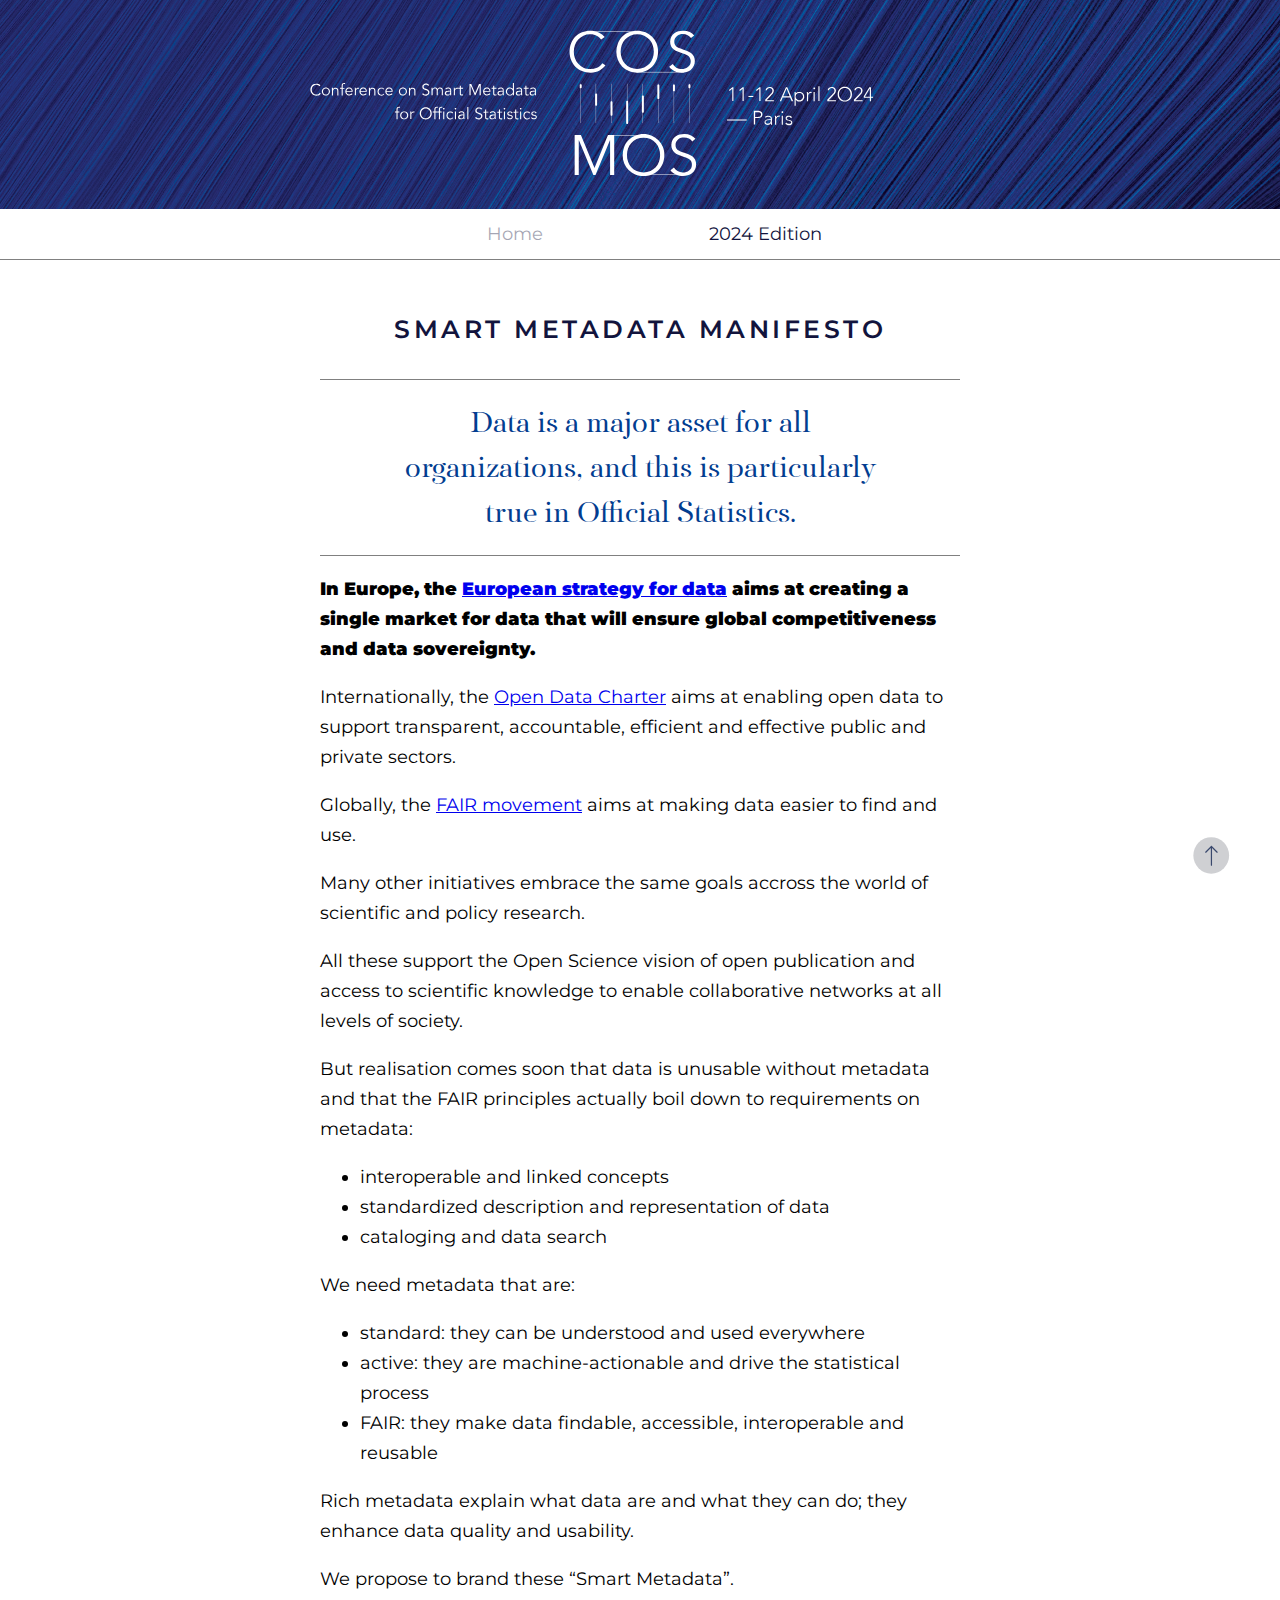
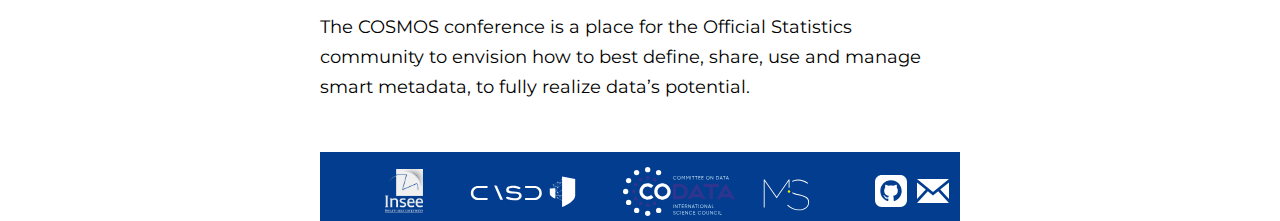
<file: index.html>
<!DOCTYPE html>
<html lang="en">
  <head>
    <meta charset="UTF-8" />
    <meta name="viewport" content="width=device-width, initial-scale=1.0" />
    <link rel="icon" href="favicon.ico" />
    <link href="index.css" type="text/css" rel="stylesheet" />
    <link
      href="assets/fonts/PFRegalDisplayPro/font.css"
      type="text/css"
      rel="stylesheet"
    />
    <link
      href="https://fonts.googleapis.com/css?family=Montserrat"
      rel="stylesheet"
    />
    <title>COSMOS</title>
  </head>
  <body>
    <div class="scroll-container">
      <a href="#top"
        ><img src="assets/img/fleche_back_top.svg" alt="Back to top"
      /></a>
    </div>
    <div class="header">
      <div class="background-img">
        <img src="assets/img/header.png" />
      </div>
      <div class="text-img">
        <img src="assets/img/header-text.svg" />
      </div>
    </div>
    <a href="#" id="handle-menu" class="burger">
      <span class="burger-icon">
        <span></span>
        <span></span>
        <span></span>
      </span>
    </a>
    <div class="menu" id="menu">
      <div class="menu-item menu-item-active">Home</div>
      <a href="./2024/index.html" class="menu-item"><div>2024 Edition</div></a>
    </div>
    <div class="content">
      <div class="page-name">Smart Metadata Manifesto</div>
      <div class="introduction">
        Data is a major asset for all organizations, and this is particularly
        true in Official Statistics.
      </div>
      <div class="text-bold">
        <p>
          In Europe, the
          <a
            href="https://eur-lex.europa.eu/legal-content/EN/TXT/HTML/?uri=CELEX:52020DC0066&amp;from=EN"
            >European strategy for data</a
          >
          aims at creating a single market for data that will ensure global
          competitiveness and data sovereignty.
        </p>
      </div>
      <div class="text">
        <p>
          Internationally, the
          <a href="https://opendatacharter.net/">Open Data Charter</a> aims at
          enabling open data to support transparent, accountable, efficient and
          effective public and private sectors.
        </p>
        <p>
          Globally, the
          <a href="https://www.go-fair.org/">FAIR movement</a> aims at making
          data easier to find and use.
        </p>
        <p>
          Many other initiatives embrace the same goals accross the world of
          scientific and policy research.
        </p>
        <p>
          All these support the Open Science vision of open publication and
          access to scientific knowledge to enable collaborative networks at all
          levels of society.
        </p>
        <p>
          But realisation comes soon that data is unusable without metadata and
          that the FAIR principles actually boil down to requirements on
          metadata:
        </p>
        <ul>
          <li>interoperable and linked concepts</li>
          <li>standardized description and representation of data</li>
          <li>cataloging and data search</li>
        </ul>
        <p>We need metadata that are:</p>
        <ul>
          <li>standard: they can be understood and used everywhere</li>
          <li>
            active: they are machine-actionable and drive the statistical
            process
          </li>
          <li>
            FAIR: they make data findable, accessible, interoperable and
            reusable
          </li>
        </ul>
        <p>
          Rich metadata explain what data are and what they can do; they enhance
          data quality and usability.
        </p>
        <p>We propose to brand these “Smart Metadata”.</p>
        <p>
          The COSMOS conference is a place for the Official Statistics community
          to envision how to best define, share, use and manage smart metadata,
          to fully realize data’s potential.
        </p>
      </div>
    </div>
    <div class="footer">
      <span class="sponsors">
        <a
          href="https://www.insee.fr/en/accueil"
          target="_blank"
          rel="noreferrer noopener"
        >
          <img src="assets/img/logo_insee.png" alt="Logo Insee" width="38px" />
        </a>
        <a
          href="https://www.casd.eu/en/"
          target="_blank"
          rel="noreferrer noopener"
        >
          <img
            src="assets/img/logo_casd.svg"
            alt="Logo CASD"
            width="120px"
            height="auto"
          />
        </a>
        <a href="https://codata.org/" target="_blank" rel="noreferrer noopener">
          <img src="assets/img/logo-cdt.svg" alt="Logo CDT" width="112px" />
        </a>
        <img
          src="assets/img/logo_ms.svg"
          alt="Logo Making Sense"
          width="64px"
        />
      </span>
      <span class="links">
        <a
          href="https://github.com/FranckCo/COSMOS-Website"
          target="_blank"
          rel="noreferrer noopener"
        >
          <img src="assets/img/github.svg" alt="Logo Github" />
        </a>
        <a
          href="mailto:cosmos-2024@insee.fr"
          target="_blank"
          rel="noreferrer noopener"
        >
          <img src="assets/img/mail.svg" alt="Mail" />
        </a>
      </span>
    </div>
  </body>
  <script src="menu-burger.js"></script>
</html>
</file>
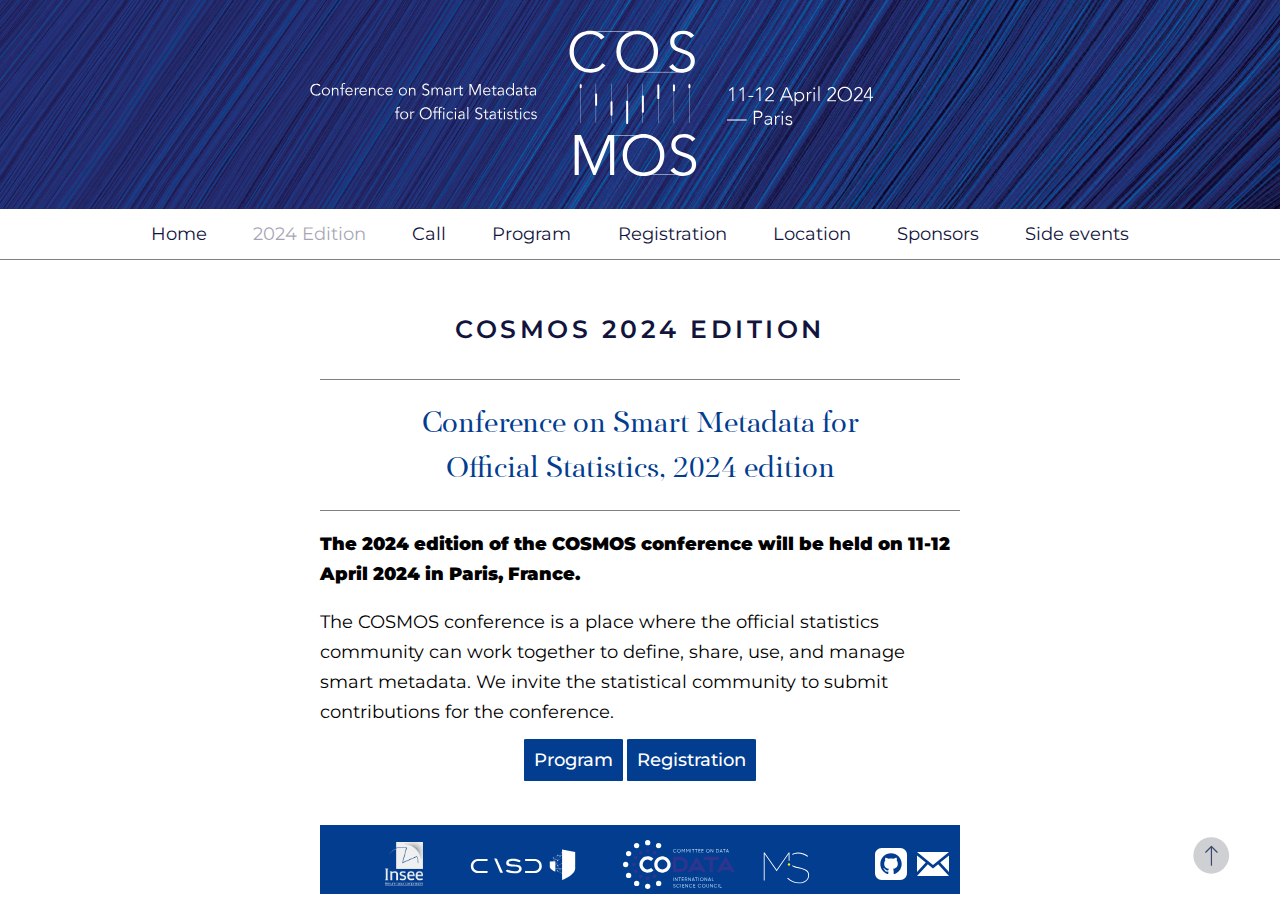
<file: 2024/index.html>
<!DOCTYPE html>
<html lang="en">
  <head>
    <meta charset="UTF-8" />
    <meta name="viewport" content="width=device-width, initial-scale=1.0" />
    <link rel="icon" href="../favicon.ico" />
    <link href="../index.css" type="text/css" rel="stylesheet" />
    <link
      href="../assets/fonts/PFRegalDisplayPro/font.css"
      type="text/css"
      rel="stylesheet"
    />
    <link
      href="https://fonts.googleapis.com/css?family=Montserrat"
      rel="stylesheet"
    />
    <title>COSMOS 2024</title>
  </head>
  <body>
    <div class="scroll-container">
      <a href="#top"
        ><img src="../assets/img/fleche_back_top.svg" alt="Back to top"
      /></a>
    </div>
    <div class="header">
      <div class="background-img">
        <img src="../assets/img/header.png" />
      </div>
      <div class="text-img">
        <img src="../assets/img/header-text.svg" />
      </div>
    </div>
    <a href="#" id="handle-menu" class="burger">
      <span class="burger-icon">
        <span></span>
        <span></span>
        <span></span>
      </span>
    </a>
    <div class="menu" id="menu">
      <a href="../index.html" class="menu-item"><div>Home</div></a>
      <div class="menu-item menu-item-active">2024 Edition</div>
      <a href="cfc.html" class="menu-item"><div>Call</div></a>
      <a href="program.html" class="menu-item"><div>Program</div></a>
      <a href="registration.html" class="menu-item"><div>Registration</div></a>
      <a href="location.html" class="menu-item"><div>Location</div></a>
      <a href="sponsors.html" class="menu-item"><div>Sponsors</div></a>
      <a href="events.html" class="menu-item"><div>Side events</div></a>
    </div>
    <div class="content">
      <div class="page-name">COSMOS 2024 Edition</div>
      <div class="introduction">
        Conference on Smart Metadata for Official Statistics, 2024 edition
      </div>
      <div class="text-bold">
        <p>
          The 2024 edition of the COSMOS conference will be held on 11-12 April
          2024 in Paris, France.
        </p>
      </div>
      <div class="text">
        <p>
          The COSMOS conference is a place where the official statistics
          community can work together to define, share, use, and manage smart
          metadata. We invite the statistical community to submit contributions
          for the conference.
        </p>
      </div>
      <div class="btn-idx">
        <a href="program.html" class="btn-idx-link">Program</a>
        <a
          href="https://www.eventbrite.com/e/conference-on-smart-metadata-for-official-statistics-cosmos-2024-tickets-716742695697"
          class="btn-idx-link"
          >Registration</a
        >
      </div>
    </div>
    <div class="footer">
      <span class="sponsors">
        <a
          href="https://www.insee.fr/en/accueil"
          target="_blank"
          rel="noreferrer noopener"
        >
          <img
            src="../assets/img/logo_insee.png"
            alt="Logo Insee"
            width="38px"
          />
        </a>
        <a
          href="https://www.casd.eu/en/"
          target="_blank"
          rel="noreferrer noopener"
        >
          <img
            src="../assets/img/logo_casd.svg"
            alt="Logo CASD"
            width="120px"
            height="auto"
          />
        </a>
        <a href="https://codata.org/" target="_blank" rel="noreferrer noopener">
          <img src="../assets/img/logo-cdt.svg" alt="Logo CDT" width="112px" />
        </a>
        <img
          src="../assets/img/logo_ms.svg"
          alt="Logo Making Sense"
          width="64px"
        />
      </span>
      <span class="links">
        <a
          href="https://github.com/FranckCo/COSMOS-Website"
          target="_blank"
          rel="noreferrer noopener"
        >
          <img src="../assets/img/github.svg" alt="Logo Github" />
        </a>
        <a
          href="mailto:cosmos-2024@insee.fr"
          target="_blank"
          rel="noreferrer noopener"
        >
          <img src="../assets/img/mail.svg" alt="Mail" />
        </a>
      </span>
    </div>
  </body>
  <script src="../menu-burger.js"></script>
</html>
</file>
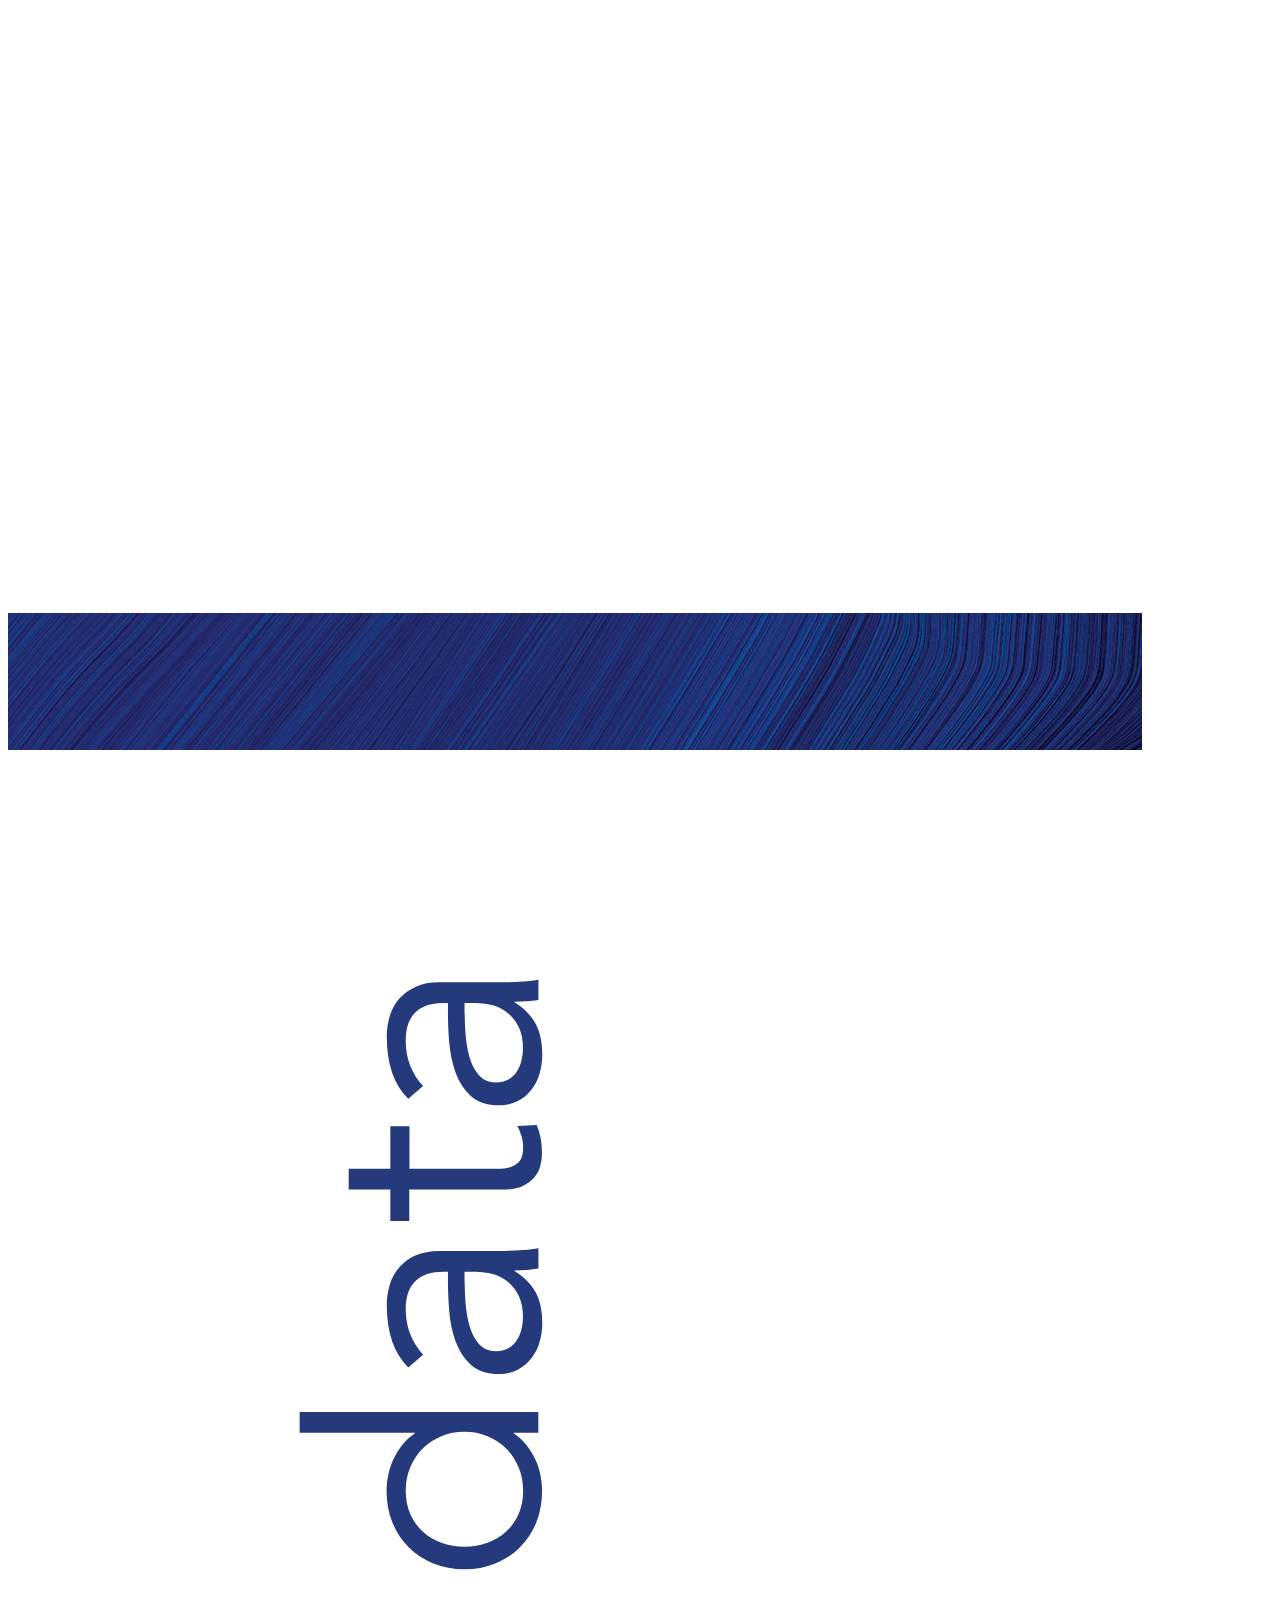
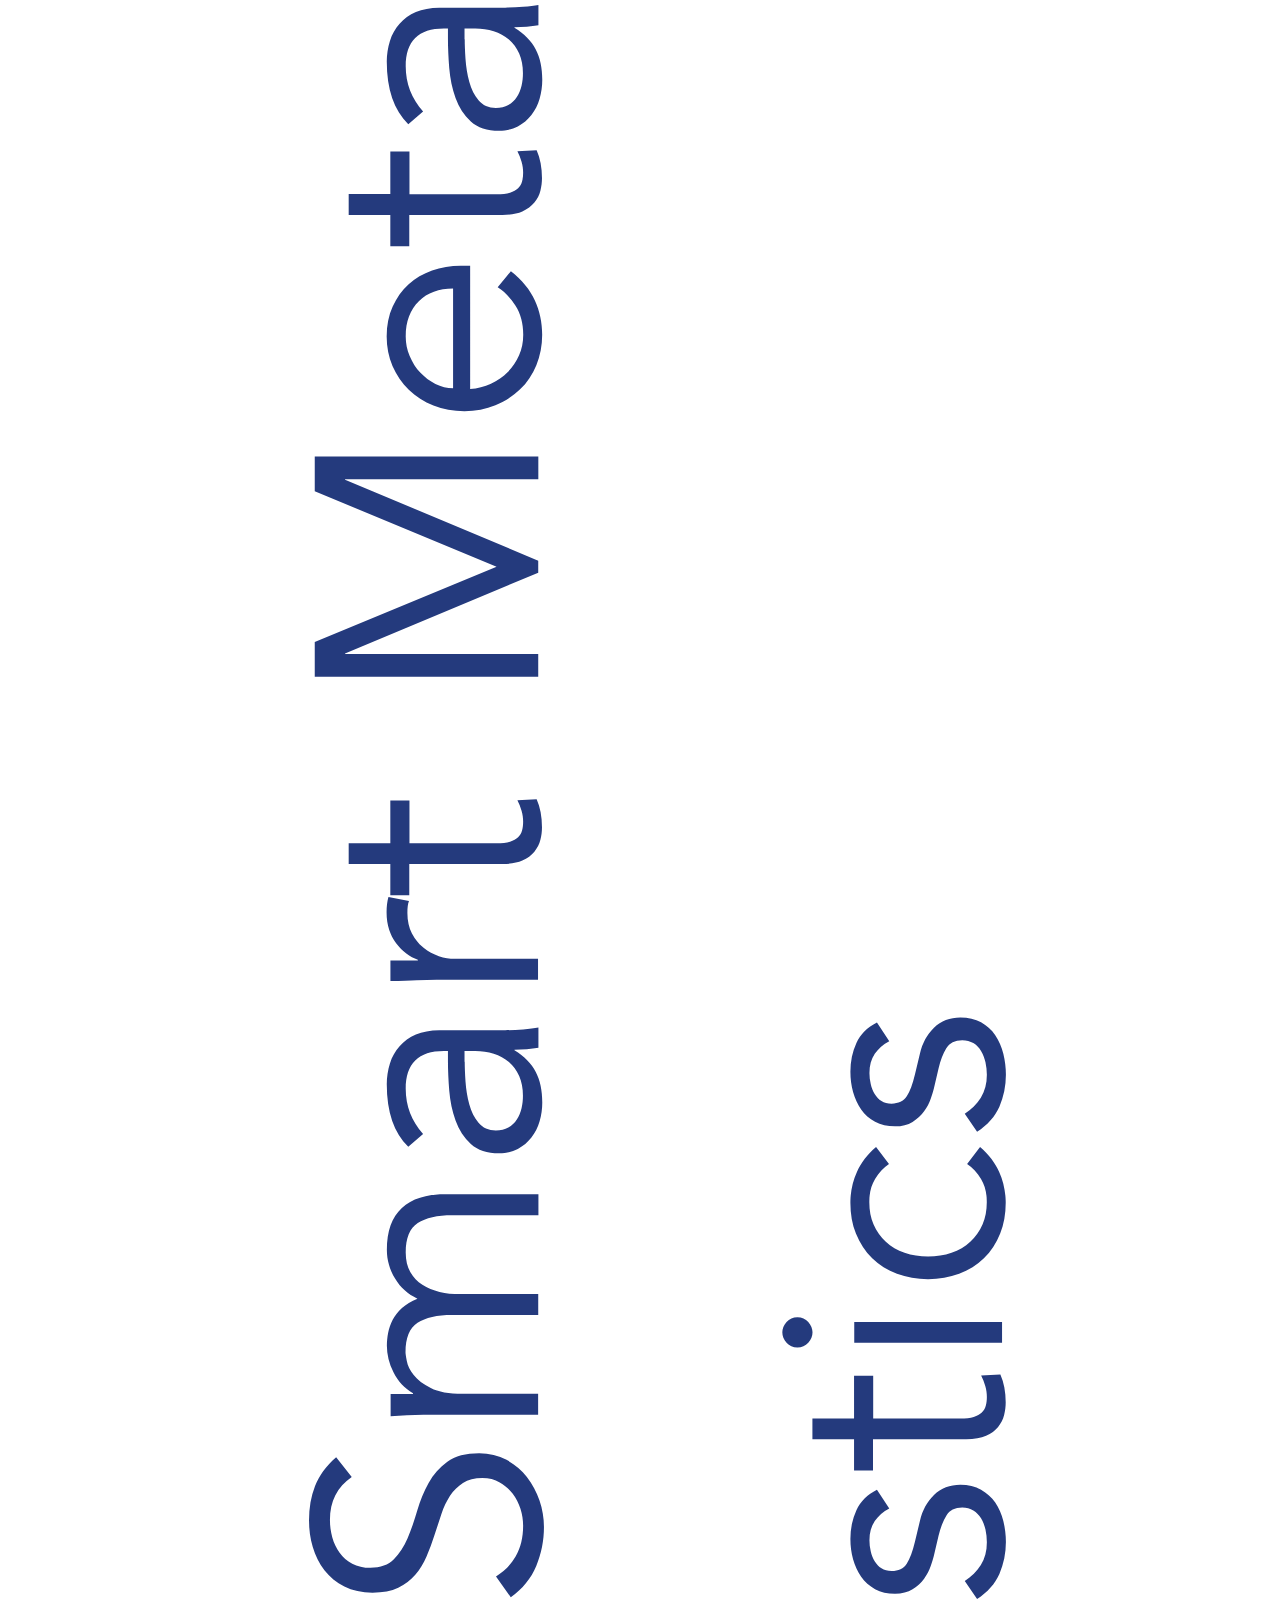
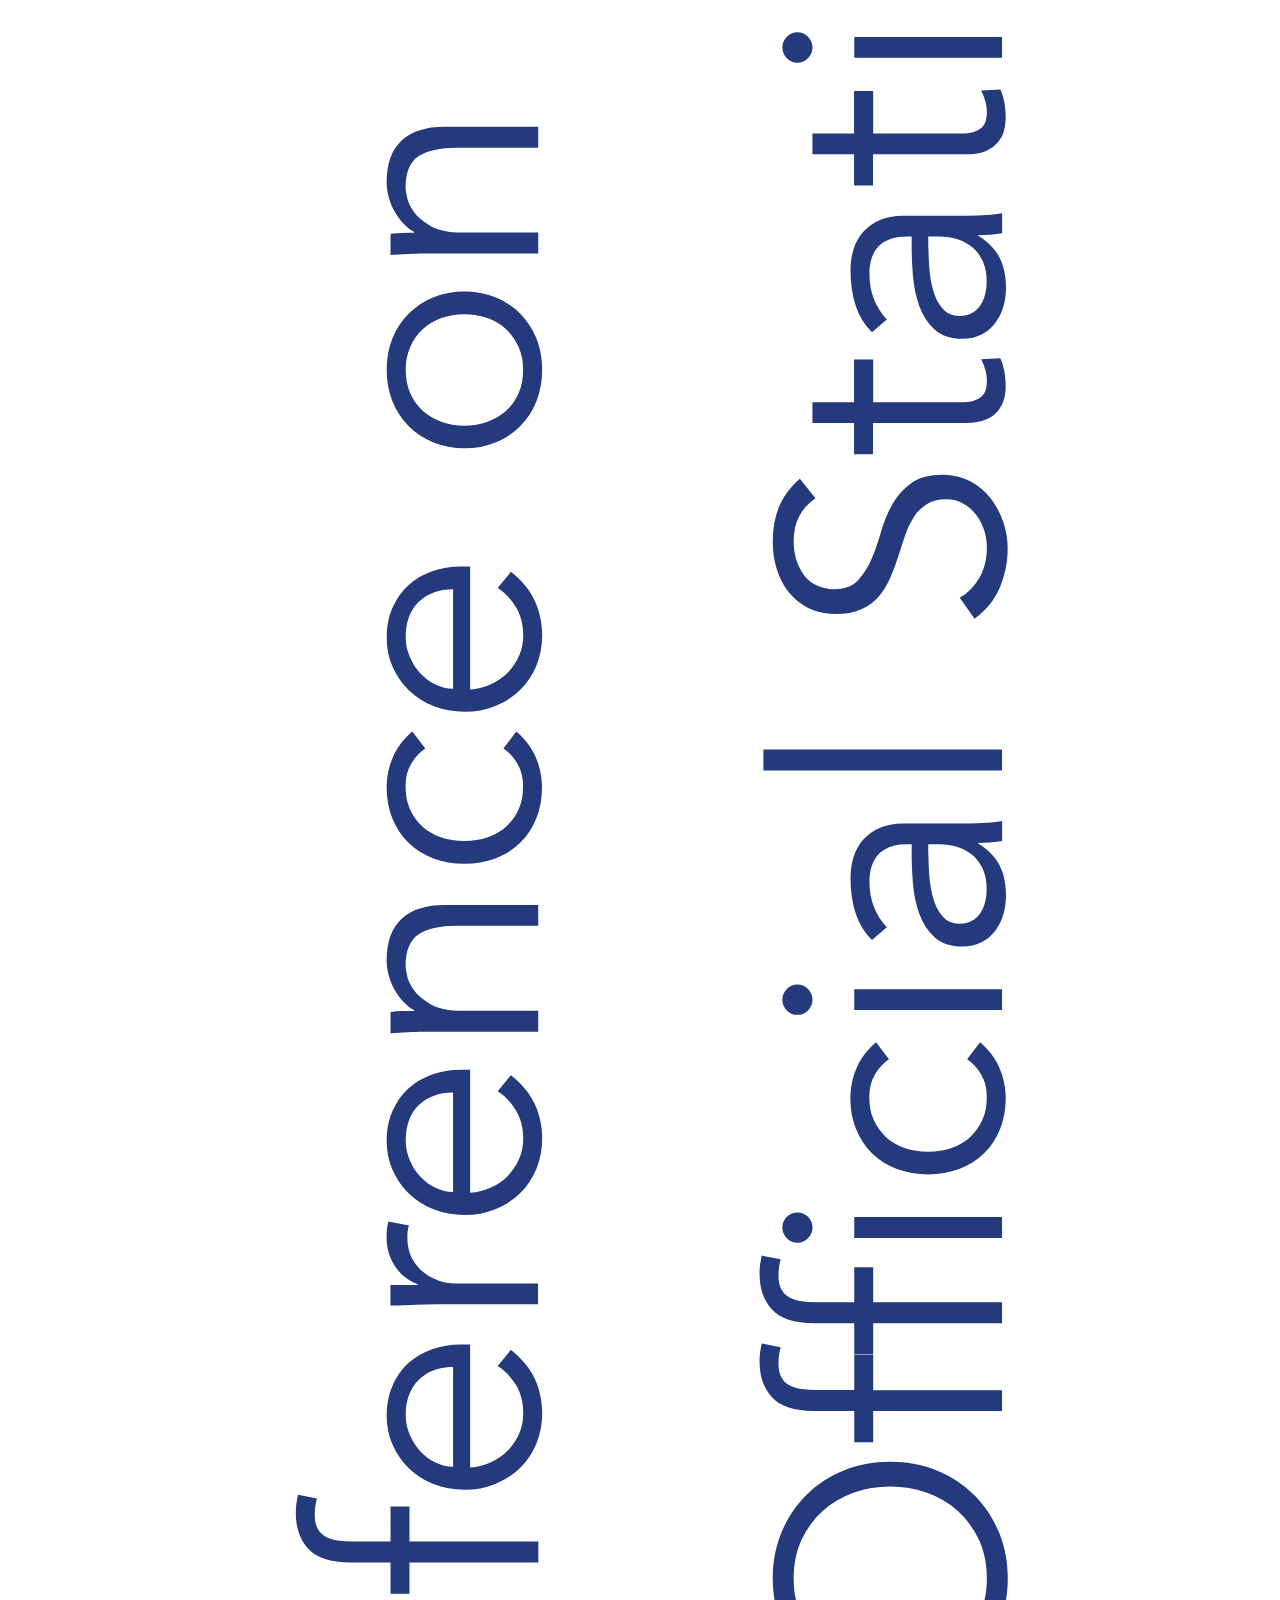
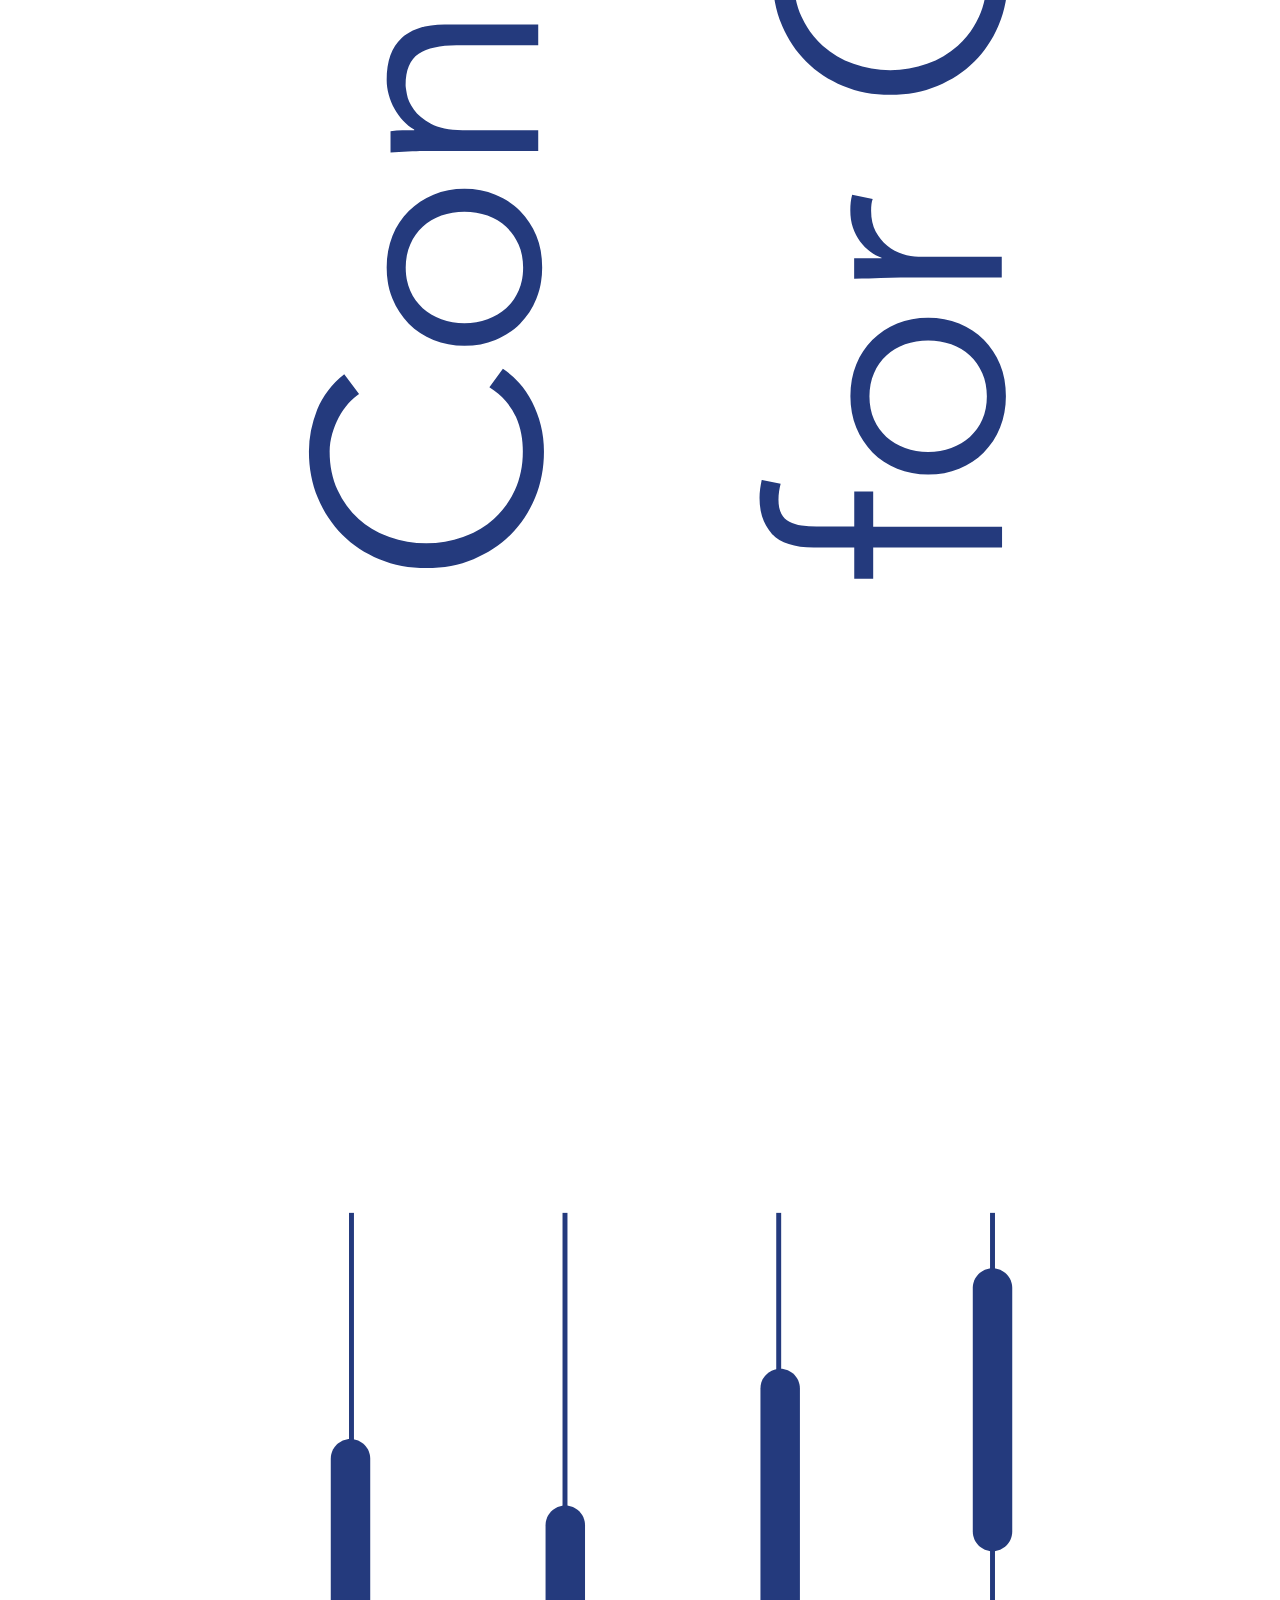
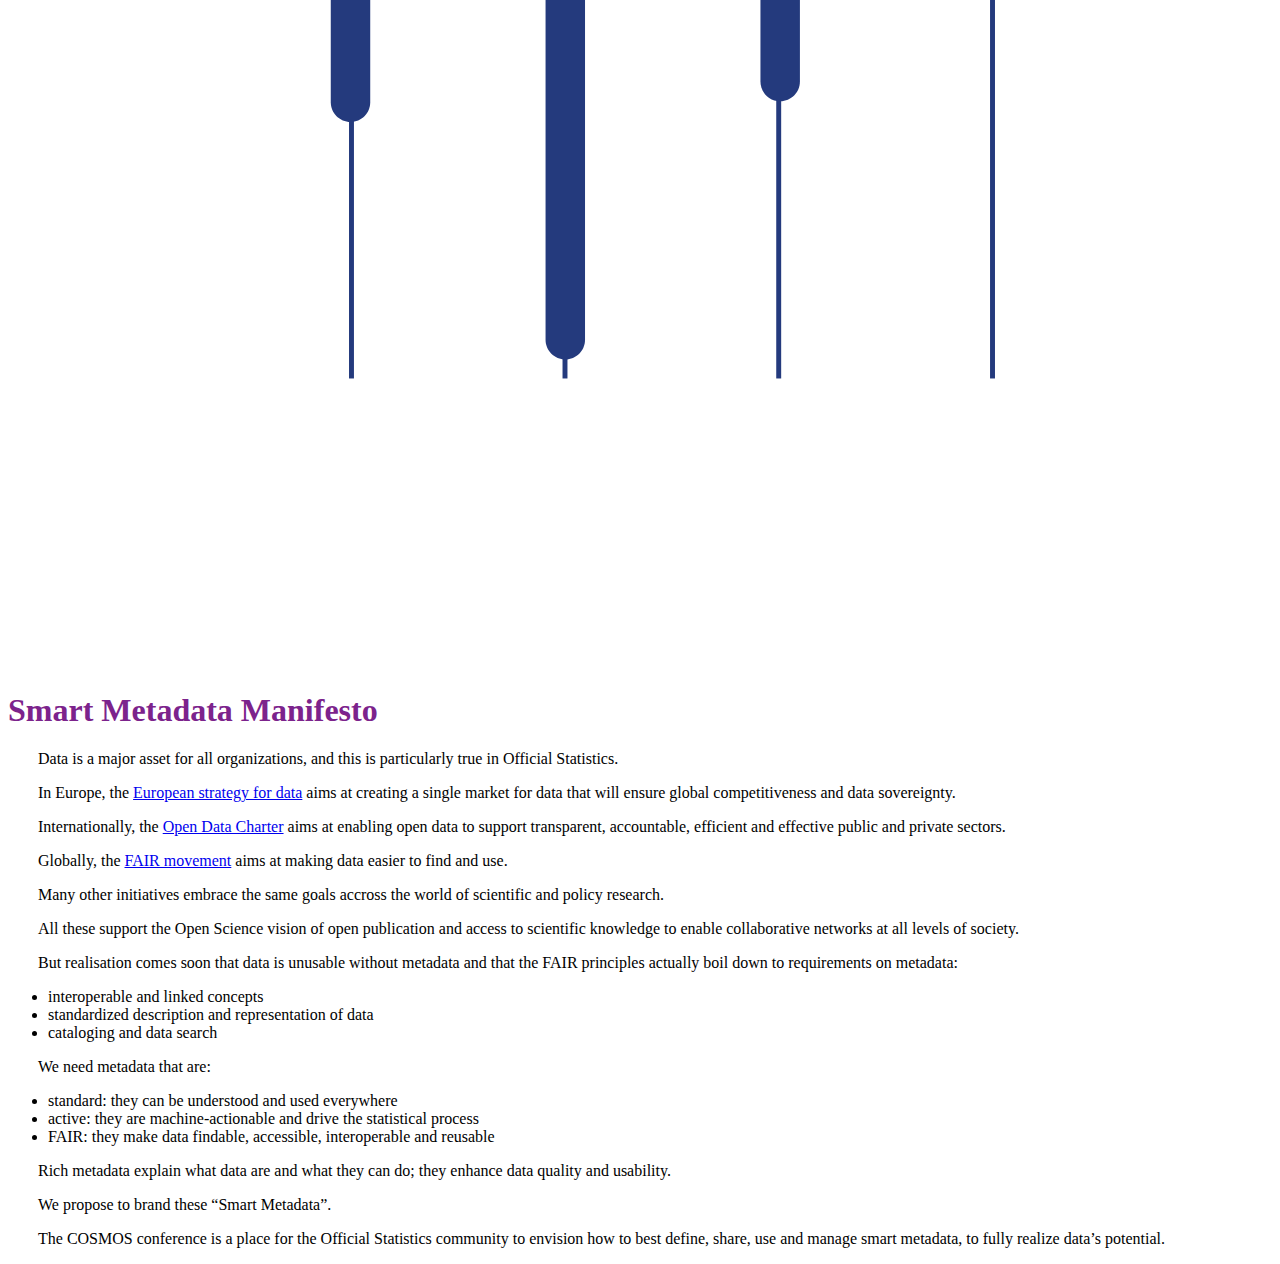
<file: manifesto.html>
<!DOCTYPE html>
<html lang="en">
	<head>
		<meta charset="UTF-8" />
		<meta name="viewport" content="width=device-width, initial-scale=1.0" />
		<meta property="og:title" content="COSMOS - Manifesto" />
		<meta
			property="og:description"
			content="Conference on Smart Metadata for Official Statistics - Manifesto"
		/>
		<meta property="og:image" content="media/splash.png" />
		<meta property="og:site_name" content="COSMOS" />
		<meta name="twitter:title" content="COSMOS - Manifesto" />
		<meta
			name="twitter:description"
			content="Conference on Smart Metadata for Official Statistics - Manifesto"
		/>
		<meta name="twitter:image" content="media/splash.png" />
		<link href="media/cosmos.css" type="text/css" rel="stylesheet" />
		<title>COSMOS</title>
	</head>
	<body>
		<div class="wrapper">
			<div class="test">
				<img src="media/logo.svg" />
			</div>
			<div class="overlay-top">
				<img src="media/header.png" />
			</div>
		</div>
		<div class="content">
			<div class="logo-vertical">
				<img src="media/vertical-logo.svg" />
			</div>
			<div class="main-text">
				<h1>Smart Metadata Manifesto</h1>
				<p>
					Data is a major asset for all organizations, and this is particularly
					true in Official Statistics.
				</p>
				<p>
					In Europe, the
					<a
						href="https://eur-lex.europa.eu/legal-content/EN/TXT/HTML/?uri=CELEX:52020DC0066&amp;from=EN"
						>European strategy for data</a
					>
					aims at creating a single market for data that will ensure global
					competitiveness and data sovereignty.
				</p>
				<p>
					Internationally, the
					<a href="https://opendatacharter.net/">Open Data Charter</a> aims at
					enabling open data to support transparent, accountable, efficient and
					effective public and private sectors.
				</p>
				<p>
					Globally, the
					<a href="https://www.go-fair.org/">FAIR movement</a> aims at making
					data easier to find and use.
				</p>
				<p>
					Many other initiatives embrace the same goals accross the world of
					scientific and policy research.
				</p>
				<p>
					All these support the Open Science vision of open publication and
					access to scientific knowledge to enable collaborative networks at all
					levels of society.
				</p>
				<p>
					But realisation comes soon that data is unusable without metadata and
					that the FAIR principles actually boil down to requirements on
					metadata:
				</p>
				<ul>
					<li>interoperable and linked concepts</li>
					<li>standardized description and representation of data</li>
					<li>cataloging and data search</li>
				</ul>
				<p>We need metadata that are:</p>
				<ul>
					<li>standard: they can be understood and used everywhere</li>
					<li>
						active: they are machine-actionable and drive the statistical
						process
					</li>
					<li>
						FAIR: they make data findable, accessible, interoperable and
						reusable
					</li>
				</ul>
				<p>
					Rich metadata explain what data are and what they can do; they enhance
					data quality and usability.
				</p>
				<p>We propose to brand these “Smart Metadata”.</p>
				<p>
					The COSMOS conference is a place for the Official Statistics community
					to envision how to best define, share, use and manage smart metadata,
					to fully realize data’s potential.
				</p>
			</div>
		</div>
	</body>
</html>
</file>
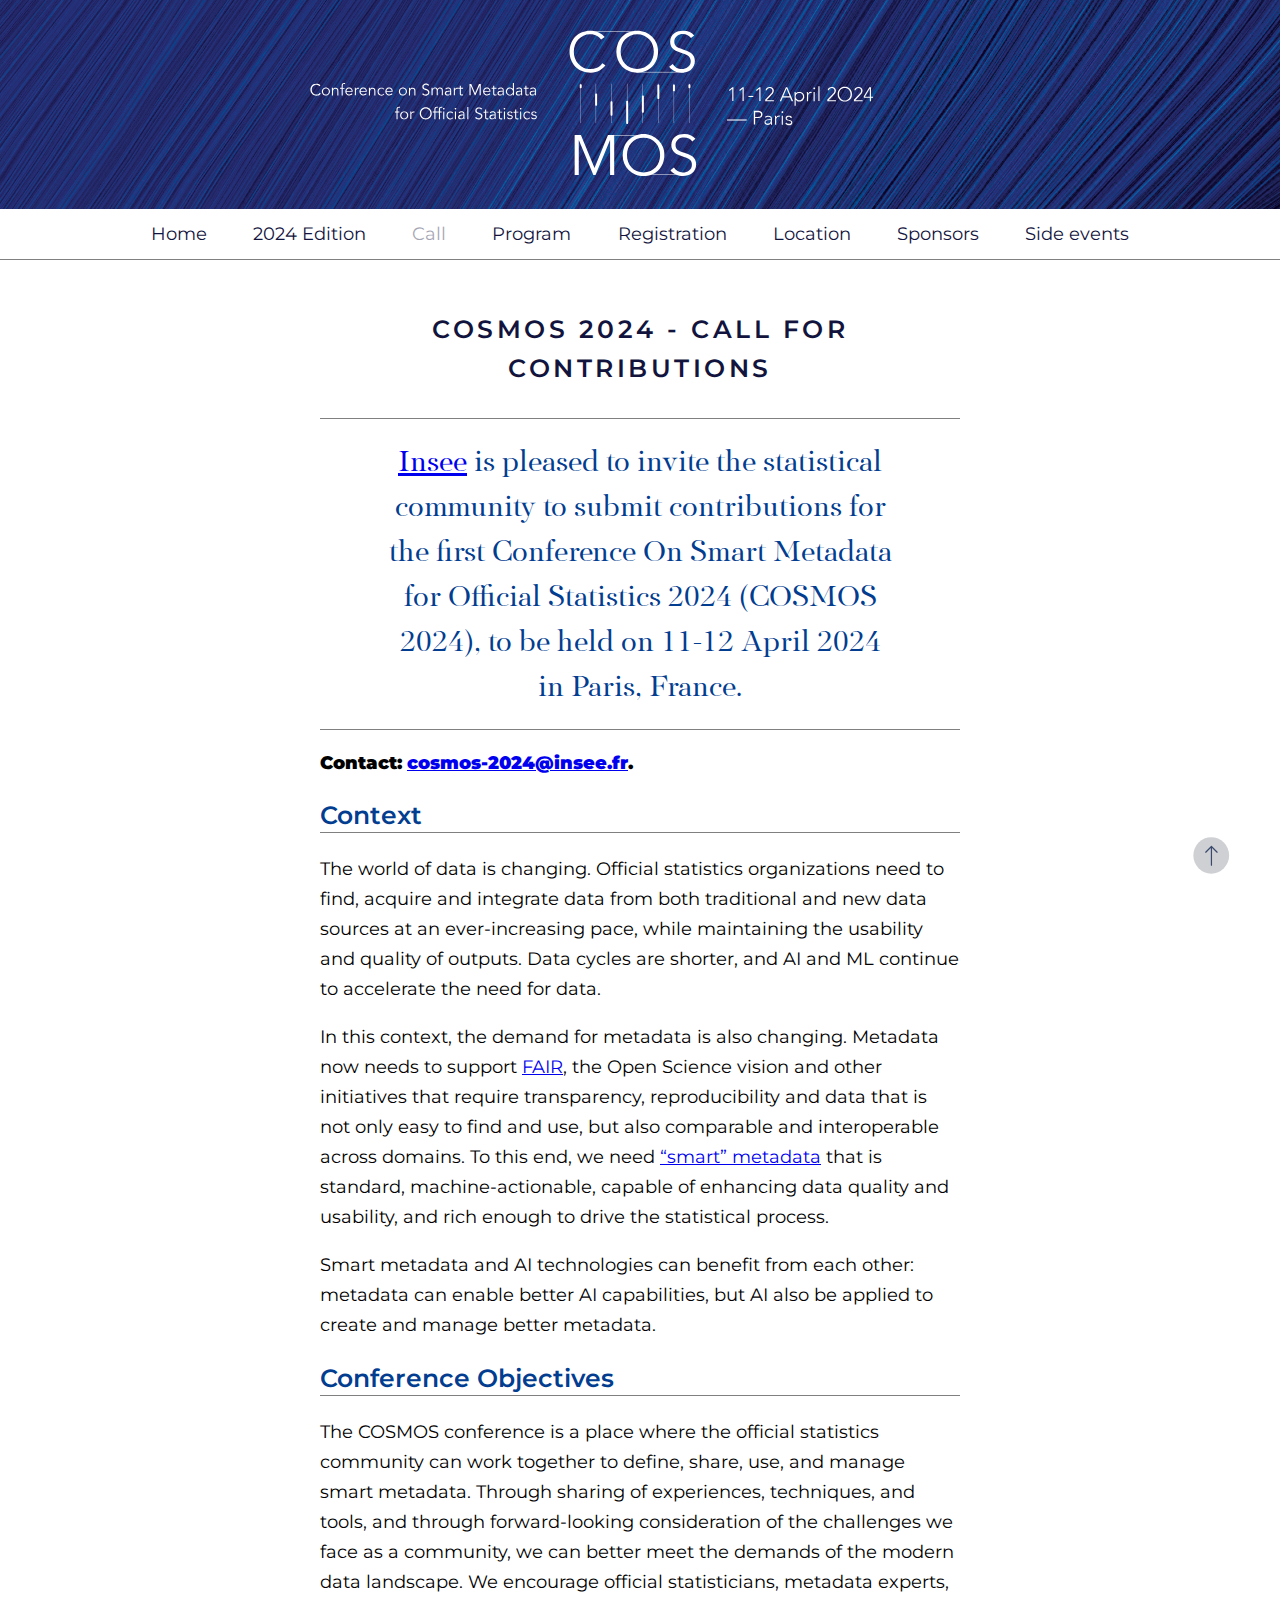
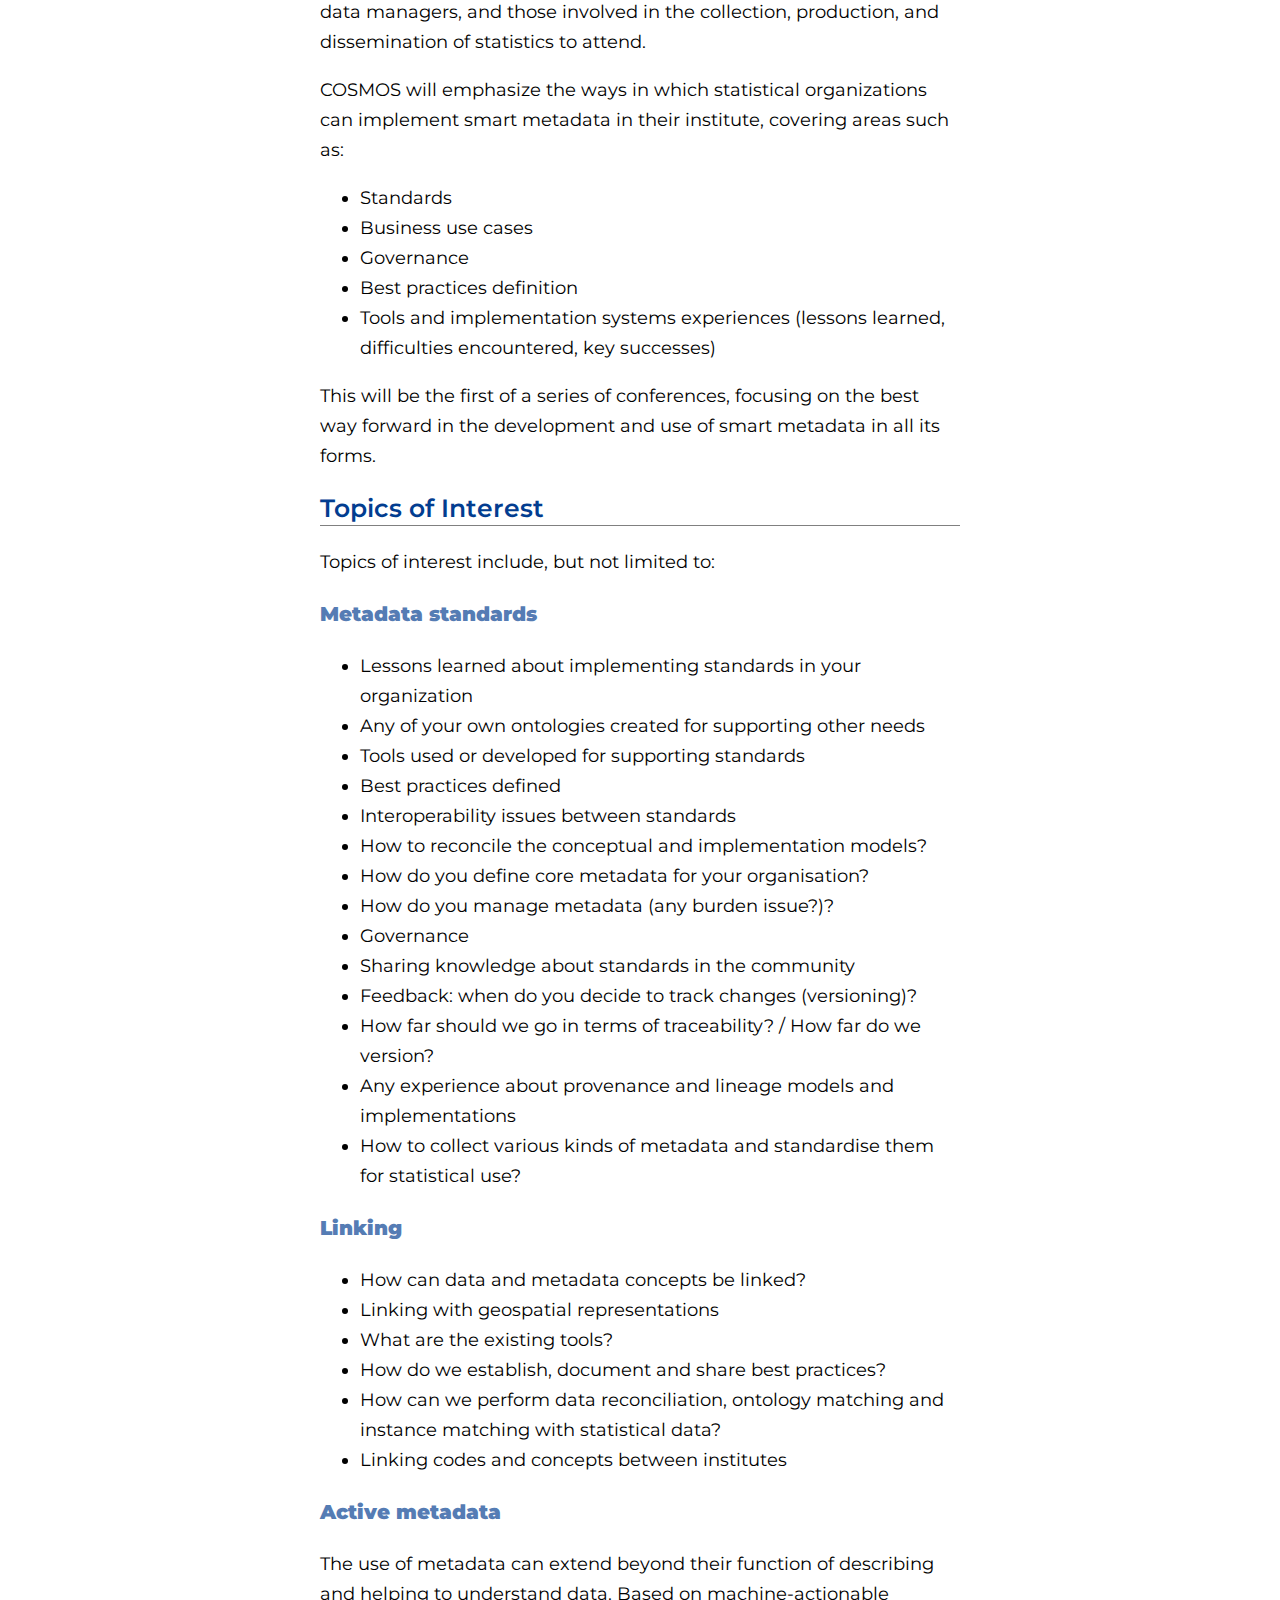
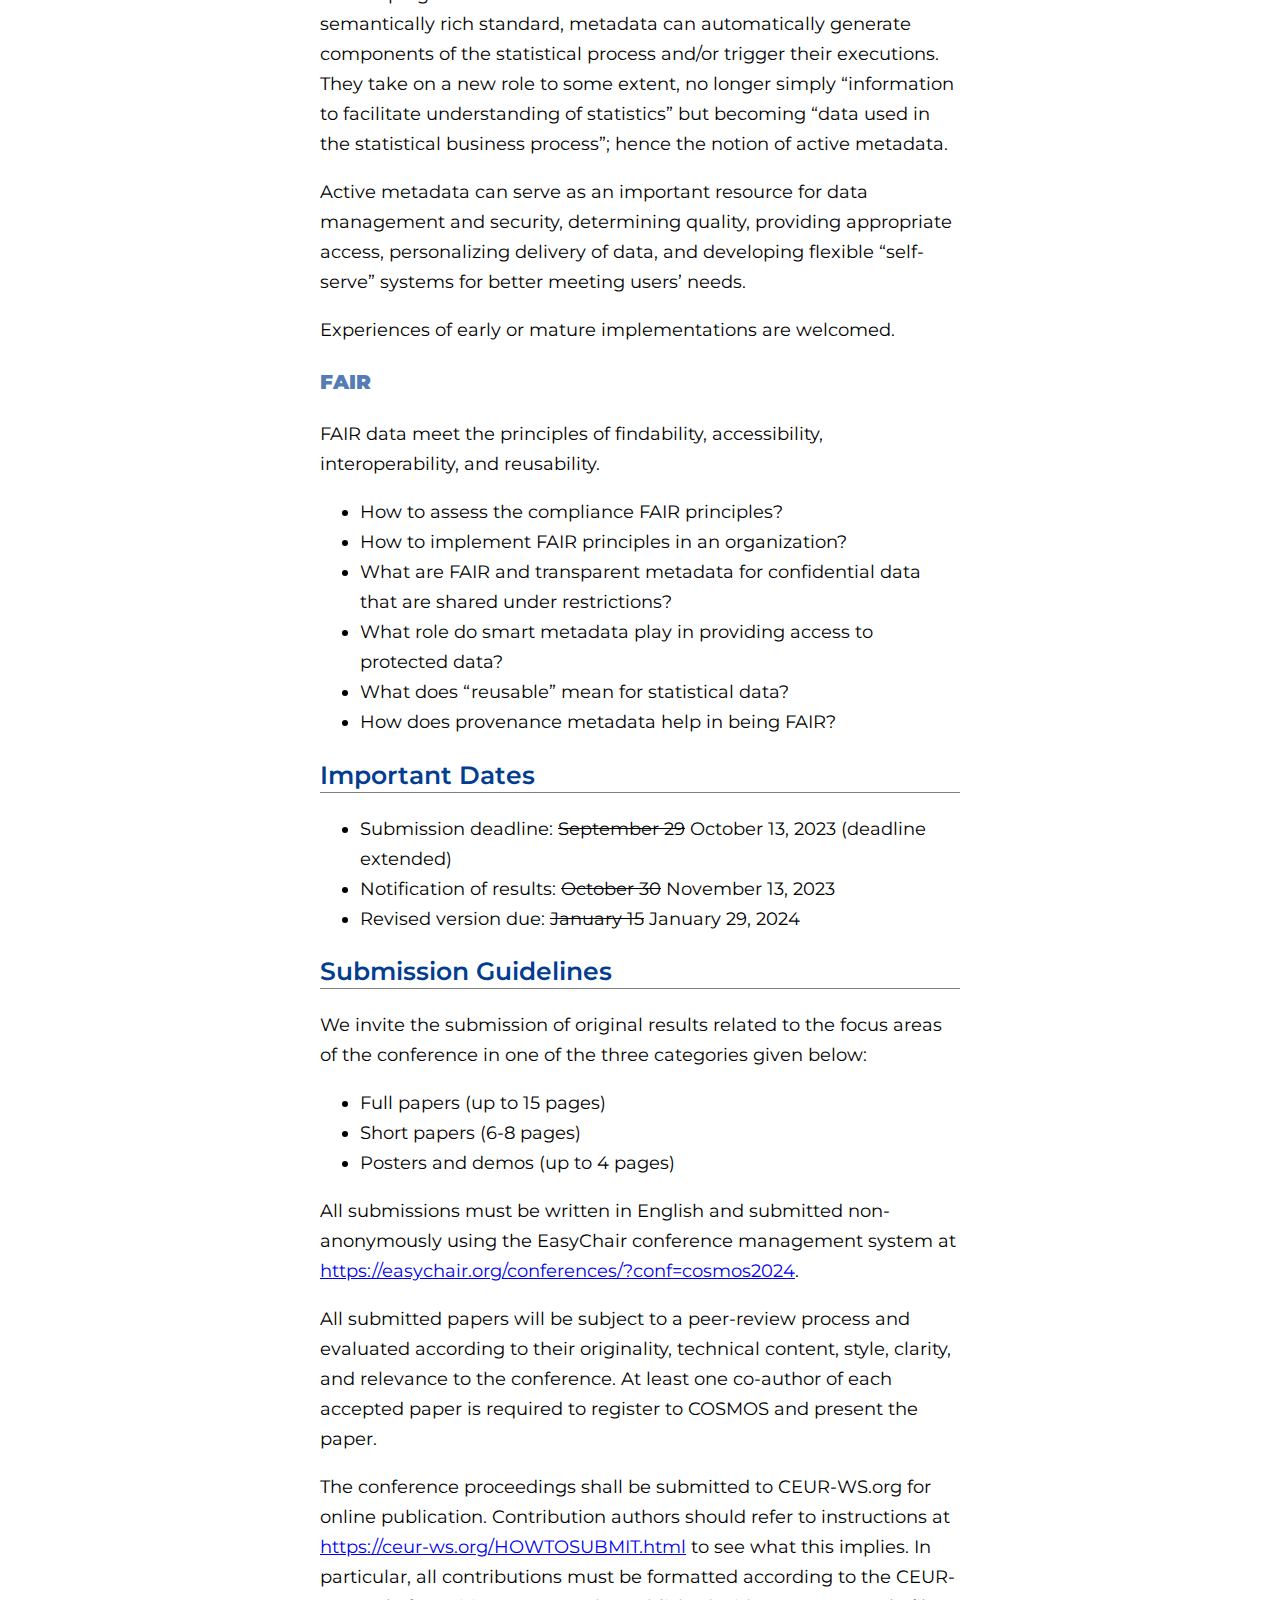
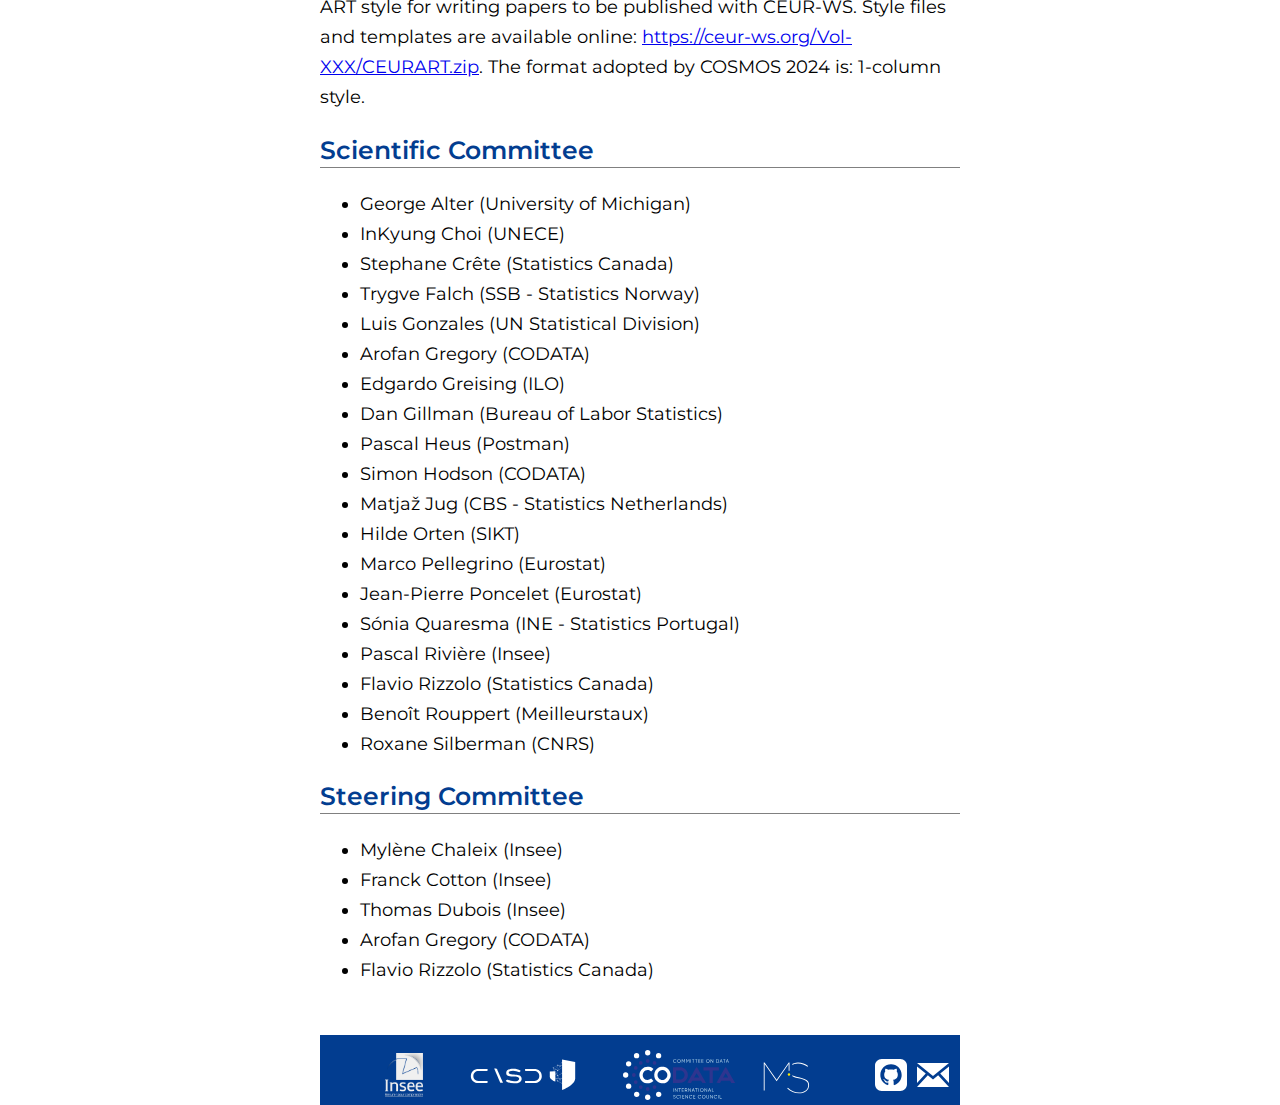
<file: 2024/cfc.html>
<!DOCTYPE html>
<html lang="en">
  <head>
    <meta charset="UTF-8" />
    <meta name="viewport" content="width=device-width, initial-scale=1.0" />
    <link rel="icon" href="../favicon.ico" />
    <link href="../index.css" type="text/css" rel="stylesheet" />
    <link
      href="../assets/fonts/PFRegalDisplayPro/font.css"
      type="text/css"
      rel="stylesheet"
    />
    <link
      href="https://fonts.googleapis.com/css?family=Montserrat"
      rel="stylesheet"
    />
    <title>COSMOS 2024 - CFC</title>
  </head>
  <body>
    <div class="scroll-container">
      <a href="#top"
        ><img src="../assets/img/fleche_back_top.svg" alt="Back to top"
      /></a>
    </div>
    <div class="header">
      <div class="background-img">
        <img src="../assets/img/header.png" />
      </div>
      <div class="text-img">
        <img src="../assets/img/header-text.svg" />
      </div>
    </div>
    <a href="#" id="handle-menu" class="burger">
      <span class="burger-icon">
        <span></span>
        <span></span>
        <span></span>
      </span>
    </a>
    <div class="menu" id="menu">
      <a href="../index.html" class="menu-item"><div>Home</div></a>
      <a href="index.html" class="menu-item"><div>2024 Edition</div></a>
      <div class="menu-item menu-item-active">Call</div>
      <a href="program.html" class="menu-item"><div>Program</div></a>
      <a href="registration.html" class="menu-item"><div>Registration</div></a>
      <a href="location.html" class="menu-item"><div>Location</div></a>
      <a href="sponsors.html" class="menu-item"><div>Sponsors</div></a>
      <a href="events.html" class="menu-item"><div>Side events</div></a>
    </div>
    <div class="content">
      <div class="page-name">COSMOS 2024 - Call for Contributions</div>
      <div class="introduction">
        <a href="https://www.insee.fr/en/">Insee</a> is pleased to invite the
        statistical community to submit contributions for the first Conference
        On Smart Metadata for Official Statistics 2024 (COSMOS 2024), to be held
        on 11-12 April 2024 in Paris, France.
      </div>
      <div class="text-bold">
        <p>
          Contact:
          <a href="mailto:cosmos-2024@insee.fr">cosmos-2024@insee.fr</a>.
        </p>
      </div>
      <div class="text">
        <h2 id="context">Context</h2>
        <p>
          The world of data is changing. Official statistics organizations need
          to find, acquire and integrate data from both traditional and new data
          sources at an ever-increasing pace, while maintaining the usability
          and quality of outputs. Data cycles are shorter, and AI and ML
          continue to accelerate the need for data.
        </p>
        <p>
          In this context, the demand for metadata is also changing. Metadata
          now needs to support <a href="https://www.go-fair.org/">FAIR</a>, the
          Open Science vision and other initiatives that require transparency,
          reproducibility and data that is not only easy to find and use, but
          also comparable and interoperable across domains. To this end, we need
          <a href="../manifesto.html">“smart” metadata</a> that is standard,
          machine-actionable, capable of enhancing data quality and usability,
          and rich enough to drive the statistical process.
        </p>
        <p>
          Smart metadata and AI technologies can benefit from each other:
          metadata can enable better AI capabilities, but AI also be applied to
          create and manage better metadata.
        </p>
        <h2 id="conference-objectives">Conference Objectives</h2>
        <p>
          The COSMOS conference is a place where the official statistics
          community can work together to define, share, use, and manage smart
          metadata. Through sharing of experiences, techniques, and tools, and
          through forward-looking consideration of the challenges we face as a
          community, we can better meet the demands of the modern data
          landscape. We encourage official statisticians, metadata experts, data
          managers, and those involved in the collection, production, and
          dissemination of statistics to attend.
        </p>
        <p>
          COSMOS will emphasize the ways in which statistical organizations can
          implement smart metadata in their institute, covering areas such as:
        </p>
        <ul>
          <li>Standards</li>
          <li>Business use cases</li>
          <li>Governance</li>
          <li>Best practices definition</li>
          <li>
            Tools and implementation systems experiences (lessons learned,
            difficulties encountered, key successes)
          </li>
        </ul>
        <p>
          This will be the first of a series of conferences, focusing on the
          best way forward in the development and use of smart metadata in all
          its forms.
        </p>
        <h2 id="topics-of-interest">Topics of Interest</h2>
        <p>Topics of interest include, but not limited to:</p>
        <h3 id="metadata-standards">Metadata standards</h3>
        <ul>
          <li>
            Lessons learned about implementing standards in your organization
          </li>
          <li>Any of your own ontologies created for supporting other needs</li>
          <li>Tools used or developed for supporting standards</li>
          <li>Best practices defined</li>
          <li>Interoperability issues between standards</li>
          <li>How to reconcile the conceptual and implementation models?</li>
          <li>How do you define core metadata for your organisation?</li>
          <li>How do you manage metadata (any burden issue?)?</li>
          <li>Governance</li>
          <li>Sharing knowledge about standards in the community</li>
          <li>Feedback: when do you decide to track changes (versioning)?</li>
          <li>
            How far should we go in terms of traceability? / How far do we
            version?
          </li>
          <li>
            Any experience about provenance and lineage models and
            implementations
          </li>
          <li>
            How to collect various kinds of metadata and standardise them for
            statistical use?
          </li>
        </ul>
        <h3 id="linking">Linking</h3>
        <ul>
          <li>How can data and metadata concepts be linked?</li>
          <li>Linking with geospatial representations</li>
          <li>What are the existing tools?</li>
          <li>How do we establish, document and share best practices?</li>
          <li>
            How can we perform data reconciliation, ontology matching and
            instance matching with statistical data?
          </li>
          <li>Linking codes and concepts between institutes</li>
        </ul>
        <h3 id="active-metadata">Active metadata</h3>
        <p>
          The use of metadata can extend beyond their function of describing and
          helping to understand data. Based on machine-actionable semantically
          rich standard, metadata can automatically generate components of the
          statistical process and/or trigger their executions. They take on a
          new role to some extent, no longer simply “information to facilitate
          understanding of statistics” but becoming “data used in the
          statistical business process”; hence the notion of active metadata.
        </p>
        <p>
          Active metadata can serve as an important resource for data management
          and security, determining quality, providing appropriate access,
          personalizing delivery of data, and developing flexible “self-serve”
          systems for better meeting users’ needs.
        </p>
        <p>Experiences of early or mature implementations are welcomed.</p>
        <h3 id="fair">FAIR</h3>
        <p>
          FAIR data meet the principles of findability, accessibility,
          interoperability, and reusability.
        </p>
        <ul>
          <li>How to assess the compliance FAIR principles?</li>
          <li>How to implement FAIR principles in an organization?</li>
          <li>
            What are FAIR and transparent metadata for confidential data that
            are shared under restrictions?
          </li>
          <li>
            What role do smart metadata play in providing access to protected
            data?
          </li>
          <li>What does “reusable” mean for statistical data?</li>
          <li>How does provenance metadata help in being FAIR?</li>
        </ul>
        <h2 id="important-dates">Important Dates</h2>
        <ul>
          <li>
            Submission deadline: <s>September 29</s> October 13, 2023 (deadline
            extended)
          </li>
          <li>Notification of results: <s>October 30</s> November 13, 2023</li>
          <li>Revised version due: <s>January 15</s> January 29, 2024</li>
        </ul>
        <h2 id="submission-guidelines">Submission Guidelines</h2>
        <p>
          We invite the submission of original results related to the focus
          areas of the conference in one of the three categories given below:
        </p>
        <ul>
          <li>Full papers (up to 15 pages)</li>
          <li>Short papers (6-8 pages)</li>
          <li>Posters and demos (up to 4 pages)</li>
        </ul>
        <p>
          All submissions must be written in English and submitted
          non-anonymously using the EasyChair conference management system at
          <a href="https://easychair.org/conferences/?conf=cosmos2024"
            >https://easychair.org/conferences/?conf=cosmos2024</a
          >.
        </p>
        <p>
          All submitted papers will be subject to a peer-review process and
          evaluated according to their originality, technical content, style,
          clarity, and relevance to the conference. At least one co-author of
          each accepted paper is required to register to COSMOS and present the
          paper.
        </p>
        <p>
          The conference proceedings shall be submitted to CEUR-WS.org for
          online publication. Contribution authors should refer to instructions
          at
          <a href="https://ceur-ws.org/HOWTOSUBMIT.html"
            >https://ceur-ws.org/HOWTOSUBMIT.html</a
          >
          to see what this implies. In particular, all contributions must be
          formatted according to the CEUR-ART style for writing papers to be
          published with CEUR-WS. Style files and templates are available
          online:
          <a href="https://ceur-ws.org/Vol-XXX/CEURART.zip"
            >https://ceur-ws.org/Vol-XXX/CEURART.zip</a
          >. The format adopted by COSMOS 2024 is: 1-column style.
        </p>
        <h2 id="scientific-committee">Scientific Committee</h2>
        <ul>
          <li>George Alter (University of Michigan)</li>
          <li>InKyung Choi (UNECE)</li>
          <li>Stephane Crête (Statistics Canada)</li>
          <li>Trygve Falch (SSB - Statistics Norway)</li>
          <li>Luis Gonzales (UN Statistical Division)</li>
          <li>Arofan Gregory (CODATA)</li>
          <li>Edgardo Greising (ILO)</li>
          <li>Dan Gillman (Bureau of Labor Statistics)</li>
          <li>Pascal Heus (Postman)</li>
          <li>Simon Hodson (CODATA)</li>
          <li>Matjaž Jug (CBS - Statistics Netherlands)</li>
          <li>Hilde Orten (SIKT)</li>
          <li>Marco Pellegrino (Eurostat)</li>
          <li>Jean-Pierre Poncelet (Eurostat)</li>
          <li>Sónia Quaresma (INE - Statistics Portugal)</li>
          <li>Pascal Rivière (Insee)</li>
          <li>Flavio Rizzolo (Statistics Canada)</li>
          <li>Benoît Rouppert (Meilleurstaux)</li>
          <li>Roxane Silberman (CNRS)</li>
        </ul>
        <h2 id="steering-committee">Steering Committee</h2>
        <ul>
          <li>Mylène Chaleix (Insee)</li>
          <li>Franck Cotton (Insee)</li>
          <li>Thomas Dubois (Insee)</li>
          <li>Arofan Gregory (CODATA)</li>
          <li>Flavio Rizzolo (Statistics Canada)</li>
        </ul>
      </div>
    </div>
    <div class="footer">
      <span class="sponsors">
        <a
          href="https://www.insee.fr/en/accueil"
          target="_blank"
          rel="noreferrer noopener"
        >
          <img
            src="../assets/img/logo_insee.png"
            alt="Logo Insee"
            width="38px"
          />
        </a>
        <a
          href="https://www.casd.eu/en/"
          target="_blank"
          rel="noreferrer noopener"
        >
          <img
            src="../assets/img/logo_casd.svg"
            alt="Logo CASD"
            width="120px"
            height="auto"
          />
        </a>
        <a href="https://codata.org/" target="_blank" rel="noreferrer noopener">
          <img src="../assets/img/logo-cdt.svg" alt="Logo CDT" width="112px" />
        </a>
        <img
          src="../assets/img/logo_ms.svg"
          alt="Logo Making Sense"
          width="64px"
        />
      </span>
      <span class="links">
        <a
          href="https://github.com/FranckCo/COSMOS-Website"
          target="_blank"
          rel="noreferrer noopener"
        >
          <img src="../assets/img/github.svg" alt="Logo Github" />
        </a>
        <a
          href="mailto:cosmos-2024@insee.fr"
          target="_blank"
          rel="noreferrer noopener"
        >
          <img src="../assets/img/mail.svg" alt="Mail" />
        </a>
      </span>
    </div>
  </body>
  <script src="../menu-burger.js"></script>
</html>
</file>
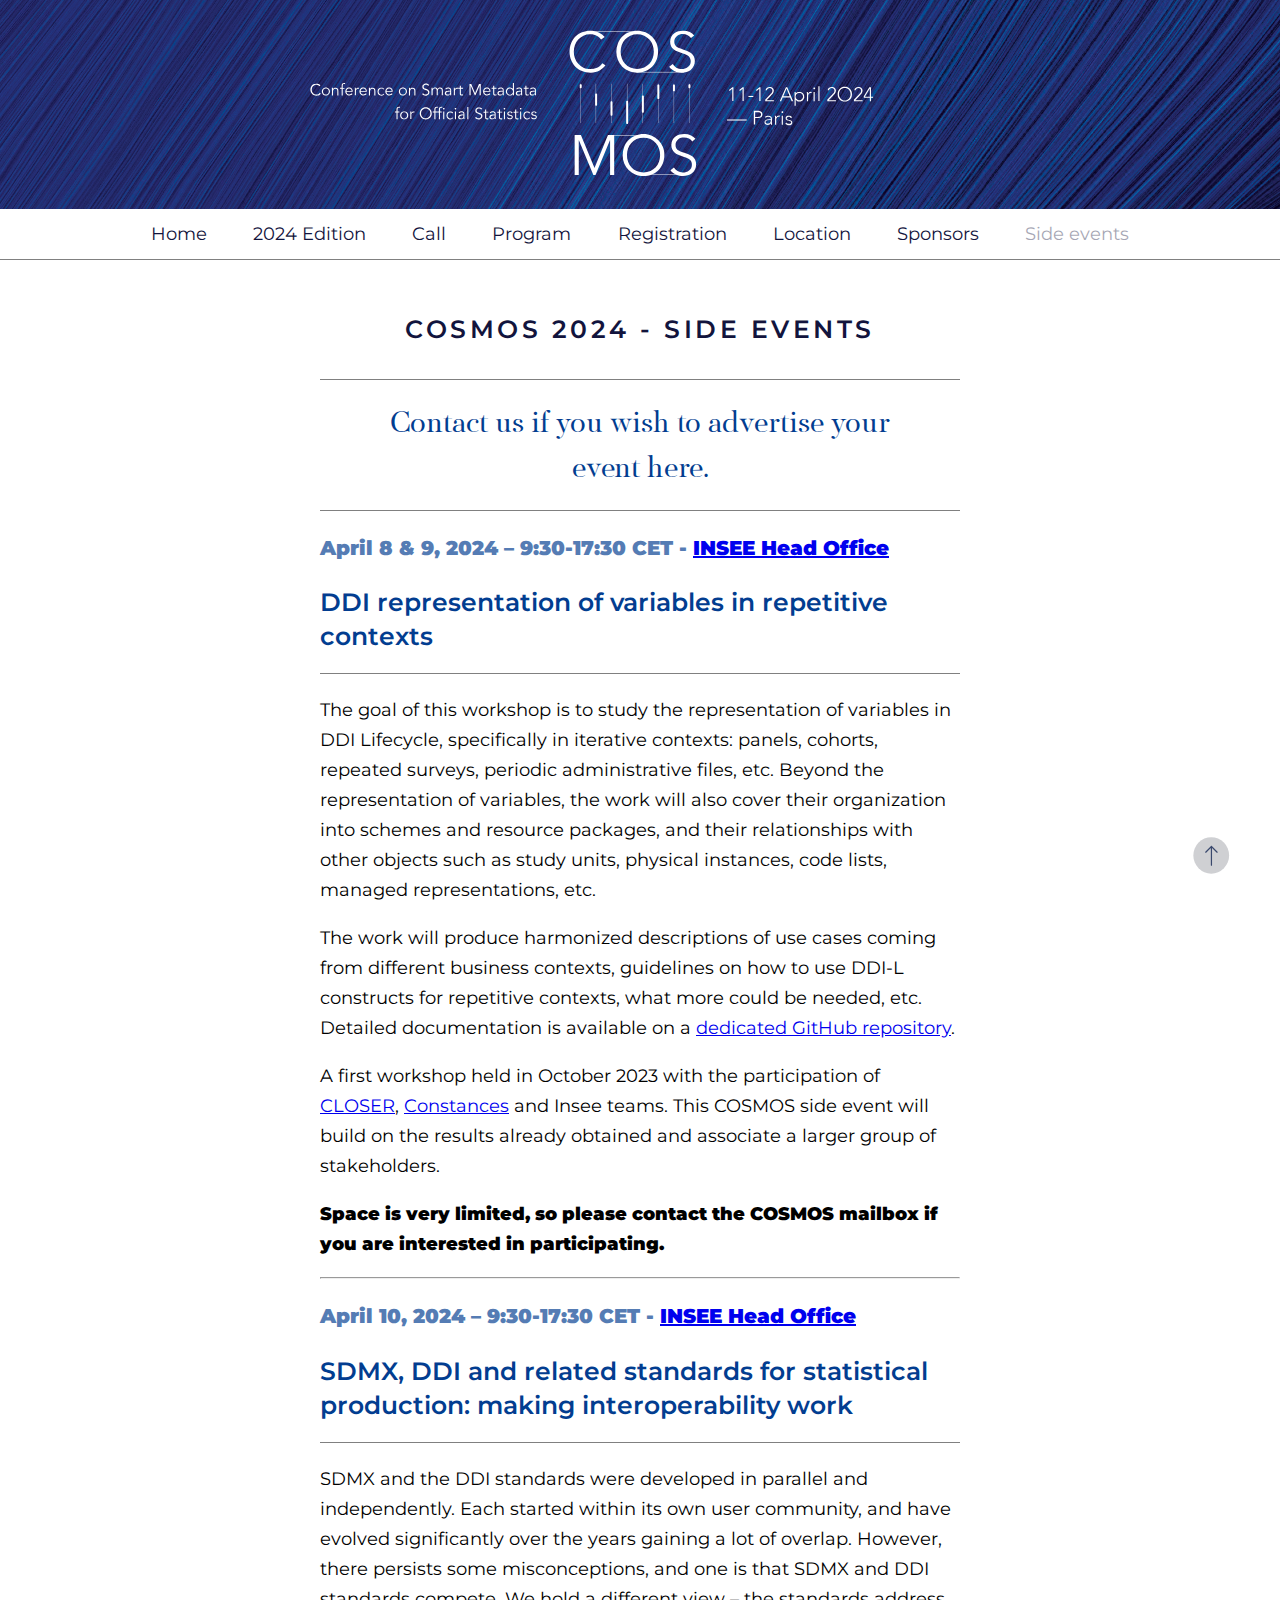
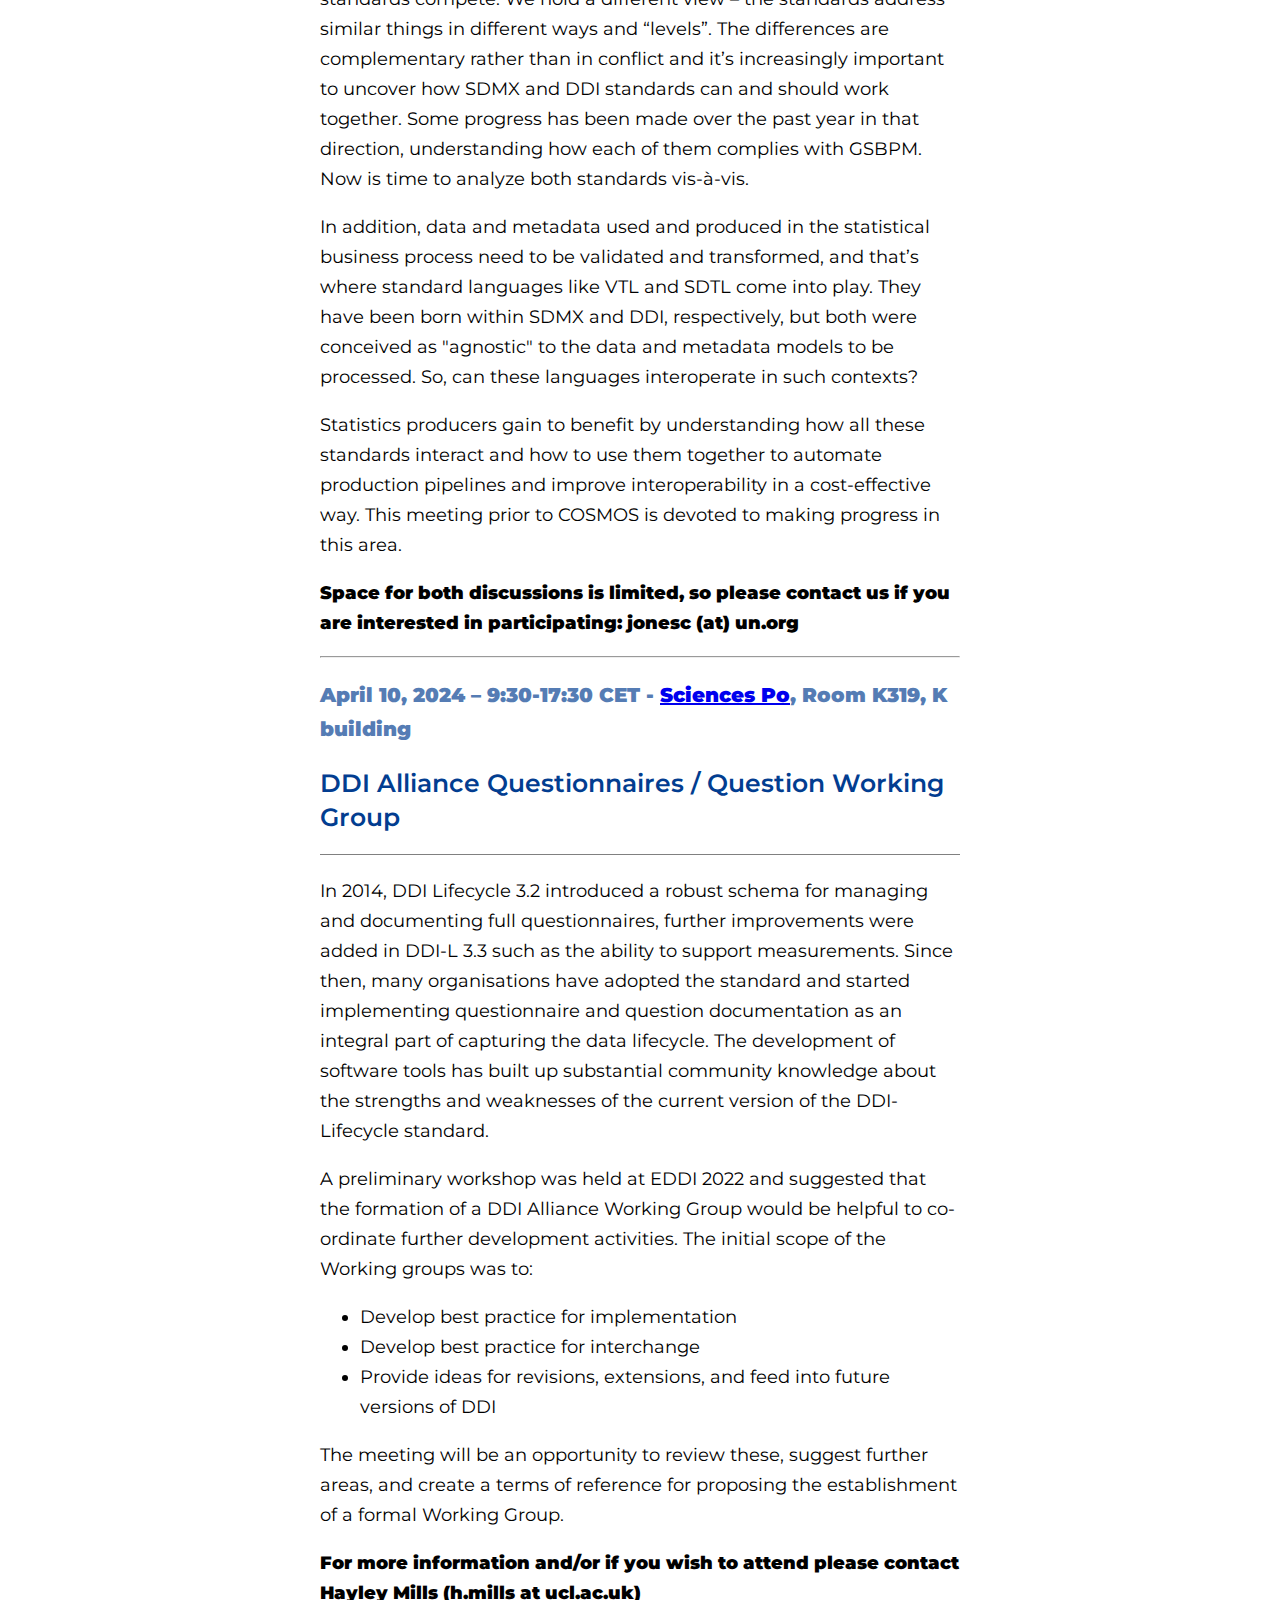
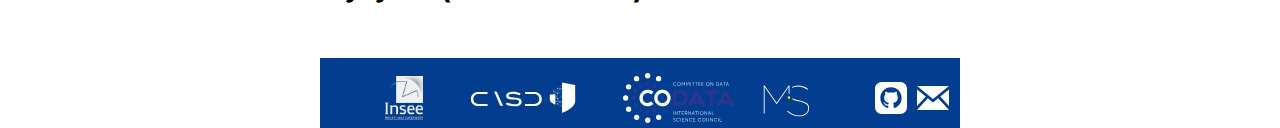
<file: 2024/events.html>
<!DOCTYPE html>
<html lang="en">
  <head>
    <meta charset="UTF-8" />
    <meta name="viewport" content="width=device-width, initial-scale=1.0" />
    <link rel="icon" href="../favicon.ico" />
    <link href="../index.css" type="text/css" rel="stylesheet" />
    <link
      href="../assets/fonts/PFRegalDisplayPro/font.css"
      type="text/css"
      rel="stylesheet"
    />
    <link
      href="https://fonts.googleapis.com/css?family=Montserrat"
      rel="stylesheet"
    />
    <title>COSMOS 2024 - Registration</title>
  </head>
  <body>
    <div class="scroll-container">
      <a href="#top"
        ><img src="../assets/img/fleche_back_top.svg" alt="Back to top"
      /></a>
    </div>
    <div class="header">
      <div class="background-img">
        <img src="../assets/img/header.png" alt="header" />
      </div>
      <div class="text-img">
        <img src="../assets/img/header-text.svg" alt="header-text" />
      </div>
    </div>
    <a href="#" id="handle-menu" class="burger">
      <span class="burger-icon">
        <span></span>
        <span></span>
        <span></span>
      </span>
    </a>
    <div class="menu" id="menu">
      <a href="../index.html" class="menu-item"><div>Home</div></a>
      <a href="index.html" class="menu-item"><div>2024 Edition</div></a>
      <a href="cfc.html" class="menu-item"><div>Call</div></a>
      <a href="program.html" class="menu-item"><div>Program</div></a>
      <a href="registration.html" class="menu-item"><div>Registration</div></a>
      <a href="location.html" class="menu-item"><div>Location</div></a>
      <a href="sponsors.html" class="menu-item"><div>Sponsors</div></a>
      <div class="menu-item menu-item-active">Side events</div>
    </div>
    <div class="content">
      <div class="page-name">COSMOS 2024 - Side events</div>
      <div class="introduction">
        Contact us if you wish to advertise your event here.
      </div>
      <div class="text">
        <h3>
          April 8 & 9, 2024 – 9:30-17:30 CET -
          <a href="https://www.insee.fr/fr/information/1895031"
            >INSEE Head Office</a
          >
        </h3>
        <h2 id="ddi-repetitive" class="side-event">
          DDI representation of variables in repetitive contexts
        </h2>
        <p class="text">
          The goal of this workshop is to study the representation of variables
          in DDI Lifecycle, specifically in iterative contexts: panels, cohorts,
          repeated surveys, periodic administrative files, etc. Beyond the
          representation of variables, the work will also cover their
          organization into schemes and resource packages, and their
          relationships with other objects such as study units, physical
          instances, code lists, managed representations, etc.
        </p>
        <p class="text">
          The work will produce harmonized descriptions of use cases coming from
          different business contexts, guidelines on how to use DDI-L constructs
          for repetitive contexts, what more could be needed, etc. Detailed
          documentation is available on a
          <a href="https://github.com/Making-Sense-Info/Varese/"
            >dedicated GitHub repository</a
          >.
        </p>
        <p class="text">
          A first workshop held in October 2023 with the participation of
          <a
            href="https://www.ucl.ac.uk/ioe/departments-and-centres/centres/cohort-and-longitudinal-studies-enhancement-resources-closer"
            >CLOSER</a
          >, <a href="https://www.constances.fr/">Constances</a> and Insee
          teams. This COSMOS side event will build on the results already
          obtained and associate a larger group of stakeholders.
        </p>
        <p class="text-bold">
          <b
            >Space is very limited, so please contact the COSMOS mailbox if you
            are interested in participating.</b
          >
        </p>
        <hr />
        <h3>
          April 10, 2024 – 9:30-17:30 CET -
          <a href="https://www.insee.fr/fr/information/1895031"
            >INSEE Head Office</a
          >
        </h3>
        <h2 id="sdmx-ddi" class="side-event">
          SDMX, DDI and related standards for statistical production: making
          interoperability work
        </h2>
        <p class="text">
          SDMX and the DDI standards were developed in parallel and
          independently. Each started within its own user community, and have
          evolved significantly over the years gaining a lot of overlap.
          However, there persists some misconceptions, and one is that SDMX and
          DDI standards compete. We hold a different view – the standards
          address similar things in different ways and “levels”. The differences
          are complementary rather than in conflict and it’s increasingly
          important to uncover how SDMX and DDI standards can and should work
          together. Some progress has been made over the past year in that
          direction, understanding how each of them complies with GSBPM. Now is
          time to analyze both standards vis-à-vis.
        </p>
        <p class="text">
          In addition, data and metadata used and produced in the statistical
          business process need to be validated and transformed, and that’s
          where standard languages like VTL and SDTL come into play. They have
          been born within SDMX and DDI, respectively, but both were conceived
          as "agnostic" to the data and metadata models to be processed. So, can
          these languages interoperate in such contexts?
        </p>
        <p class="text">
          Statistics producers gain to benefit by understanding how all these
          standards interact and how to use them together to automate production
          pipelines and improve interoperability in a cost-effective way. This
          meeting prior to COSMOS is devoted to making progress in this area.
        </p>
        <p class="text-bold">
          <b
            >Space for both discussions is limited, so please contact us if you
            are interested in participating: jonesc (at) un.org</b
          >
        </p>
        <hr />
        <h3>
          April 10, 2024 – 9:30-17:30 CET -
          <a href="https://maps.app.goo.gl/PxKrZsKug77Aw9q1A">Sciences Po</a>,
          Room K319, K building
        </h3>
        <h2 id="ddi-question" class="side-event">
          DDI Alliance Questionnaires / Question Working Group
        </h2>
        <p class="text">
          In 2014, DDI Lifecycle 3.2 introduced a robust schema for managing and
          documenting full questionnaires, further improvements were added in
          DDI-L 3.3 such as the ability to support measurements. Since then,
          many organisations have adopted the standard and started implementing
          questionnaire and question documentation as an integral part of
          capturing the data lifecycle. The development of software tools has
          built up substantial community knowledge about the strengths and
          weaknesses of the current version of the DDI-Lifecycle standard.
        </p>
        <p class="text">
          A preliminary workshop was held at EDDI 2022 and suggested that the
          formation of a DDI Alliance Working Group would be helpful to
          co-ordinate further development activities. The initial scope of the
          Working groups was to:
        </p>
        <ul>
          <li>Develop best practice for implementation</li>
          <li>Develop best practice for interchange</li>
          <li>
            Provide ideas for revisions, extensions, and feed into future
            versions of DDI
          </li>
        </ul>
        <p class="text">
          The meeting will be an opportunity to review these, suggest further
          areas, and create a terms of reference for proposing the establishment
          of a formal Working Group.
        </p>
        <p class="text-bold">
          <b
            >For more information and/or if you wish to attend please contact
            Hayley Mills (h.mills at ucl.ac.uk)</b
          >
        </p>
      </div>
    </div>
    <div class="footer">
      <span class="sponsors">
        <a
          href="https://www.insee.fr/en/accueil"
          target="_blank"
          rel="noreferrer noopener"
        >
          <img
            src="../assets/img/logo_insee.png"
            alt="Logo Insee"
            width="38px"
          />
        </a>
        <a
          href="https://www.casd.eu/en/"
          target="_blank"
          rel="noreferrer noopener"
        >
          <img
            src="../assets/img/logo_casd.svg"
            alt="Logo CASD"
            width="120px"
            height="auto"
          />
        </a>
        <a href="https://codata.org/" target="_blank" rel="noreferrer noopener">
          <img src="../assets/img/logo-cdt.svg" alt="Logo CDT" width="112px" />
        </a>
        <img
          src="../assets/img/logo_ms.svg"
          alt="Logo Making Sense"
          width="64px"
        />
      </span>
      <span class="links">
        <a
          href="https://github.com/FranckCo/COSMOS-Website"
          target="_blank"
          rel="noreferrer noopener"
        >
          <img src="../assets/img/github.svg" alt="Logo Github" />
        </a>
        <a
          href="mailto:cosmos-2024@insee.fr"
          target="_blank"
          rel="noreferrer noopener"
        >
          <img src="../assets/img/mail.svg" alt="Mail" />
        </a>
      </span>
    </div>
  </body>
  <script src="../menu-burger.js"></script>
</html>
</file>
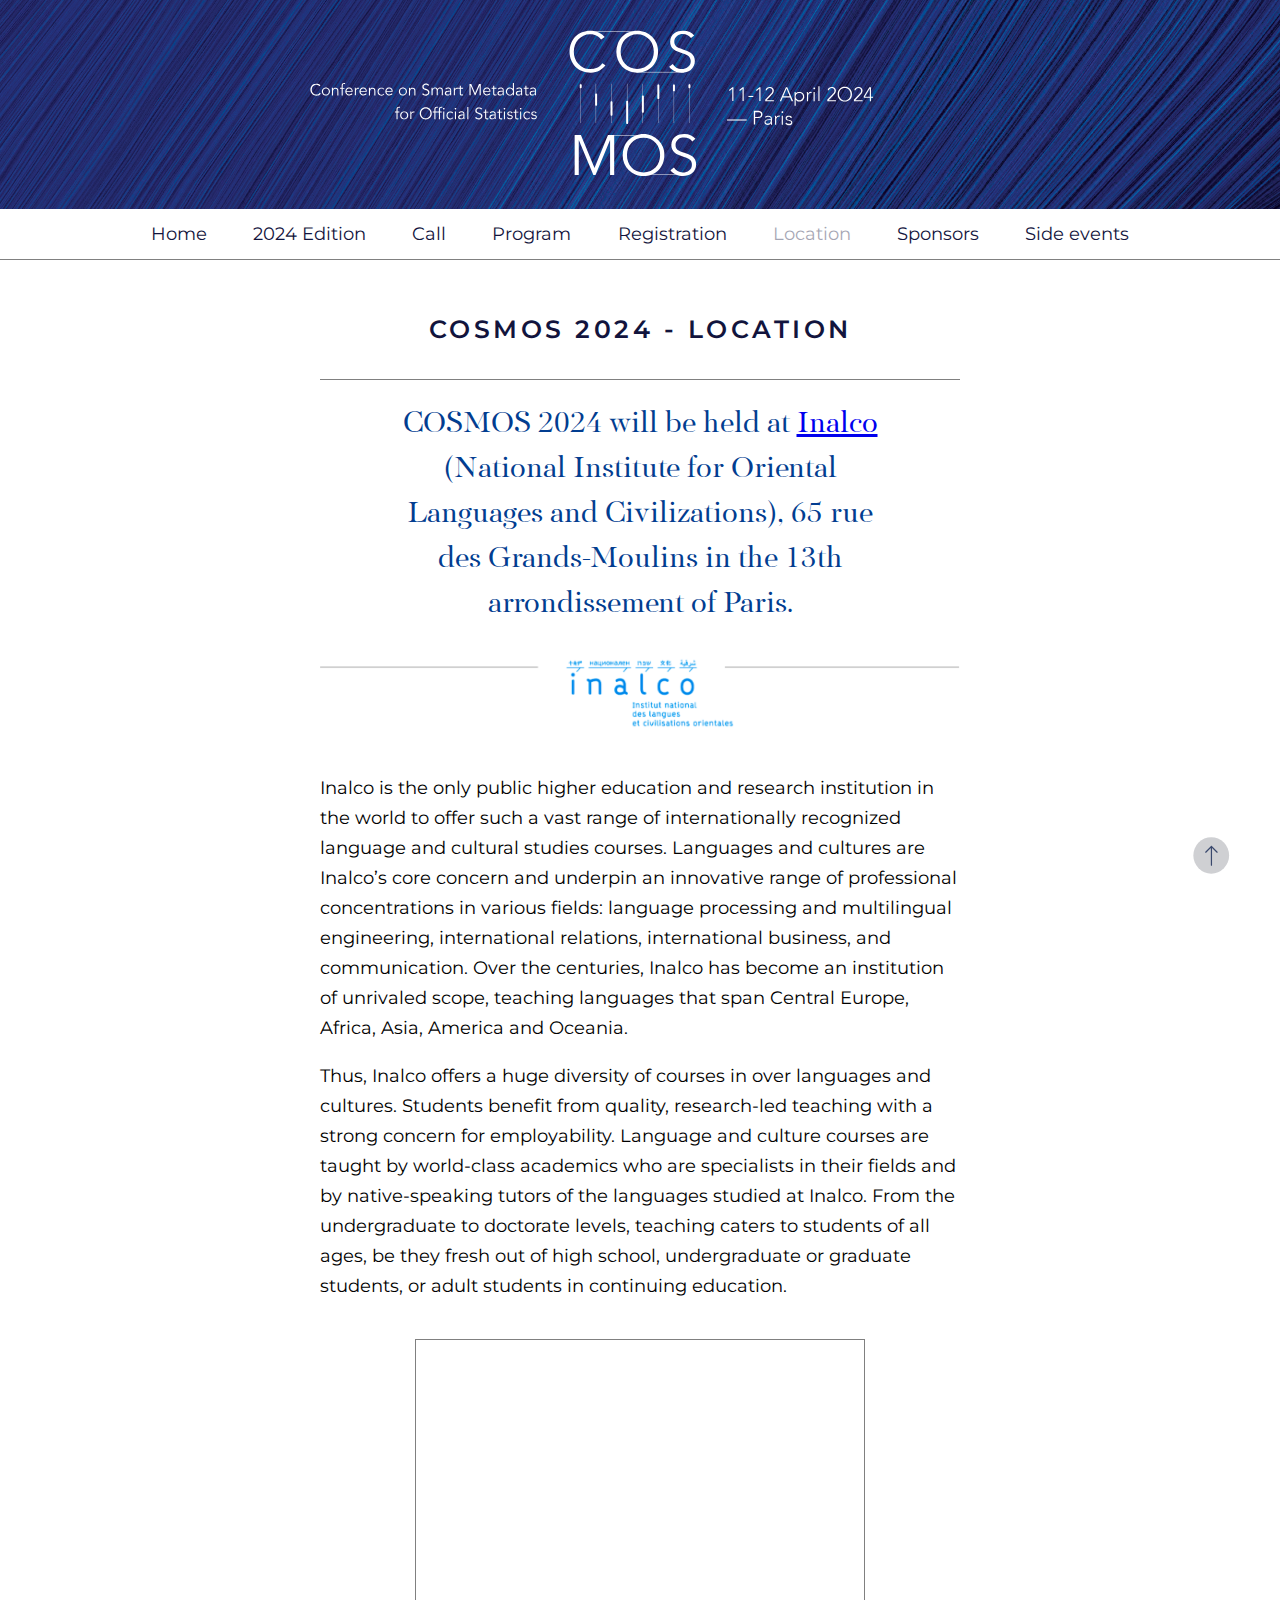
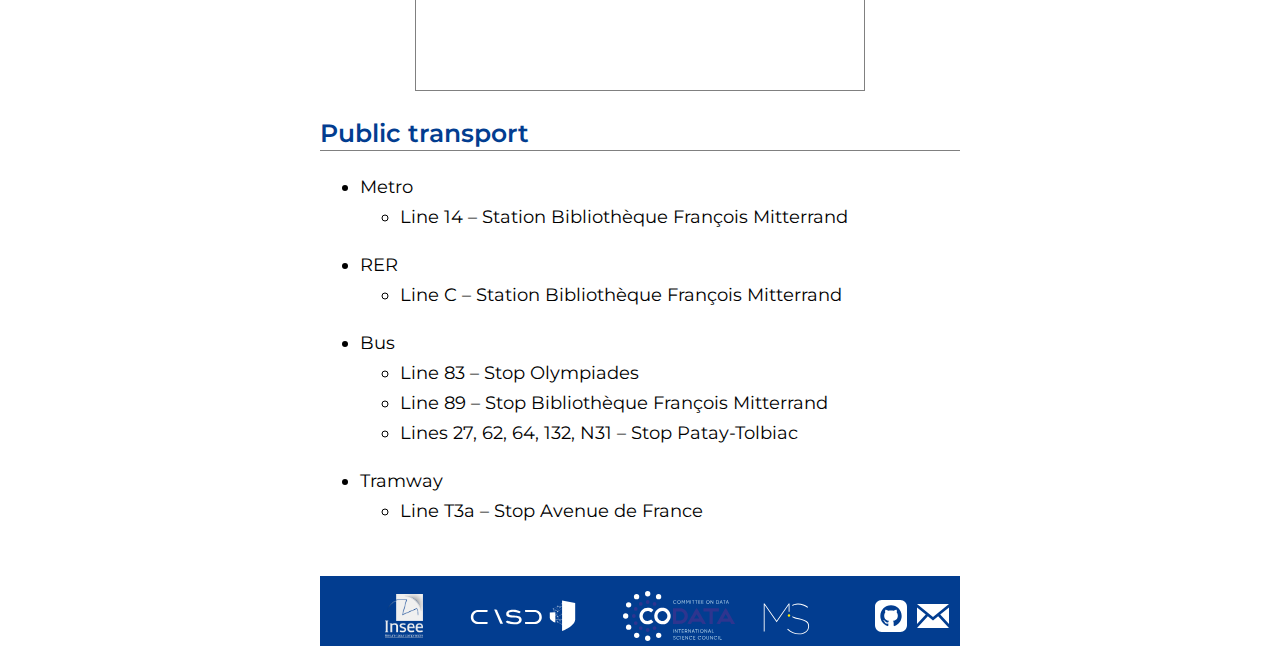
<file: 2024/location.html>
<!DOCTYPE html>
<html lang="en">
  <head>
    <meta charset="UTF-8" />
    <meta name="viewport" content="width=device-width, initial-scale=1.0" />
    <link rel="icon" href="../favicon.ico" />
    <link href="../index.css" type="text/css" rel="stylesheet" />
    <link
      href="../assets/fonts/PFRegalDisplayPro/font.css"
      type="text/css"
      rel="stylesheet"
    />
    <link
      href="https://fonts.googleapis.com/css?family=Montserrat"
      rel="stylesheet"
    />
    <title>COSMOS 2024 - Location</title>
  </head>
  <body>
    <div class="scroll-container">
      <a href="#top"
        ><img src="../assets/img/fleche_back_top.svg" alt="Back to top"
      /></a>
    </div>
    <div class="header">
      <div class="background-img">
        <img src="../assets/img/header.png" />
      </div>
      <div class="text-img">
        <img src="../assets/img/header-text.svg" />
      </div>
    </div>
    <a href="#" id="handle-menu" class="burger">
      <span class="burger-icon">
        <span></span>
        <span></span>
        <span></span>
      </span>
    </a>
    <div class="menu" id="menu">
      <a href="../index.html" class="menu-item"><div>Home</div></a>
      <a href="index.html" class="menu-item"><div>2024 Edition</div></a>
      <a href="cfc.html" class="menu-item"><div>Call</div></a>
      <a href="program.html" class="menu-item"><div>Program</div></a>
      <a href="registration.html" class="menu-item"><div>Registration</div></a>
      <div class="menu-item menu-item-active">Location</div>
      <a href="sponsors.html" class="menu-item"><div>Sponsors</div></a>
      <a href="events.html" class="menu-item"><div>Side events</div></a>
    </div>
    <div class="content">
      <div class="page-name">COSMOS 2024 - Location</div>
      <div class="introduction location">
        COSMOS 2024 will be held at
        <a href="http://www.inalco.fr/en/">Inalco</a> (National Institute for
        Oriental Languages and Civilizations), 65 rue des Grands-Moulins in the
        13th arrondissement of Paris.
      </div>
      <div class="inalco-logo-container">
        <img src="../assets/img/logo-inalco-border.png" alt="Inalco" />
      </div>
      <div class="text">
        <p>
          Inalco is the only public higher education and research institution in
          the world to offer such a vast range of internationally recognized
          language and cultural studies courses. Languages and cultures are
          Inalco’s core concern and underpin an innovative range of professional
          concentrations in various fields: language processing and multilingual
          engineering, international relations, international business, and
          communication. Over the centuries, Inalco has become an institution of
          unrivaled scope, teaching languages that span Central Europe, Africa,
          Asia, America and Oceania.
        </p>
        <p>
          Thus, Inalco offers a huge diversity of courses in over languages and
          cultures. Students benefit from quality, research-led teaching with a
          strong concern for employability. Language and culture courses are
          taught by world-class academics who are specialists in their fields
          and by native-speaking tutors of the languages studied at Inalco. From
          the undergraduate to doctorate levels, teaching caters to students of
          all ages, be they fresh out of high school, undergraduate or graduate
          students, or adult students in continuing education.
        </p>
      </div>
      <div class="map">
        <iframe
          src="https://www.openstreetmap.org/export/embed.html?bbox=2.3744335770607%2C48.82661258545394%2C2.3769441246986394%2C48.82783450778207&amp;layer=mapnik&amp;marker=48.827223550342495%2C2.375688850879669"
          style="border: 1px solid grey"
        ></iframe>
      </div>
      <div class="text">
        <h2 id="public-transport">Public transport</h2>
        <ul>
          <li>
            Metro
            <ul>
              <li>Line 14 – Station Bibliothèque François Mitterrand</li>
            </ul>
          </li>
        </ul>
        <ul>
          <li>
            RER
            <ul>
              <li>Line C – Station Bibliothèque François Mitterrand</li>
            </ul>
          </li>
        </ul>
        <ul>
          <li>
            Bus
            <ul>
              <li>Line 83 – Stop Olympiades</li>
              <li>Line 89 – Stop Bibliothèque François Mitterrand</li>
              <li>Lines 27, 62, 64, 132, N31 – Stop Patay-Tolbiac</li>
            </ul>
          </li>
        </ul>
        <ul>
          <li>
            Tramway
            <ul>
              <li>Line T3a – Stop Avenue de France</li>
            </ul>
          </li>
        </ul>
      </div>
    </div>
    <div class="footer">
      <span class="sponsors">
        <a
          href="https://www.insee.fr/en/accueil"
          target="_blank"
          rel="noreferrer noopener"
        >
          <img
            src="../assets/img/logo_insee.png"
            alt="Logo Insee"
            width="38px"
          />
        </a>
        <a
          href="https://www.casd.eu/en/"
          target="_blank"
          rel="noreferrer noopener"
        >
          <img
            src="../assets/img/logo_casd.svg"
            alt="Logo CASD"
            width="120px"
            height="auto"
          />
        </a>
        <a href="https://codata.org/" target="_blank" rel="noreferrer noopener">
          <img src="../assets/img/logo-cdt.svg" alt="Logo CDT" width="112px" />
        </a>
        <img
          src="../assets/img/logo_ms.svg"
          alt="Logo Making Sense"
          width="64px"
        />
      </span>
      <span class="links">
        <a
          href="https://github.com/FranckCo/COSMOS-Website"
          target="_blank"
          rel="noreferrer noopener"
        >
          <img src="../assets/img/github.svg" alt="Logo Github" />
        </a>
        <a
          href="mailto:cosmos-2024@insee.fr"
          target="_blank"
          rel="noreferrer noopener"
        >
          <img src="../assets/img/mail.svg" alt="Mail" />
        </a>
      </span>
    </div>
  </body>
  <script src="../menu-burger.js"></script>
</html>
</file>
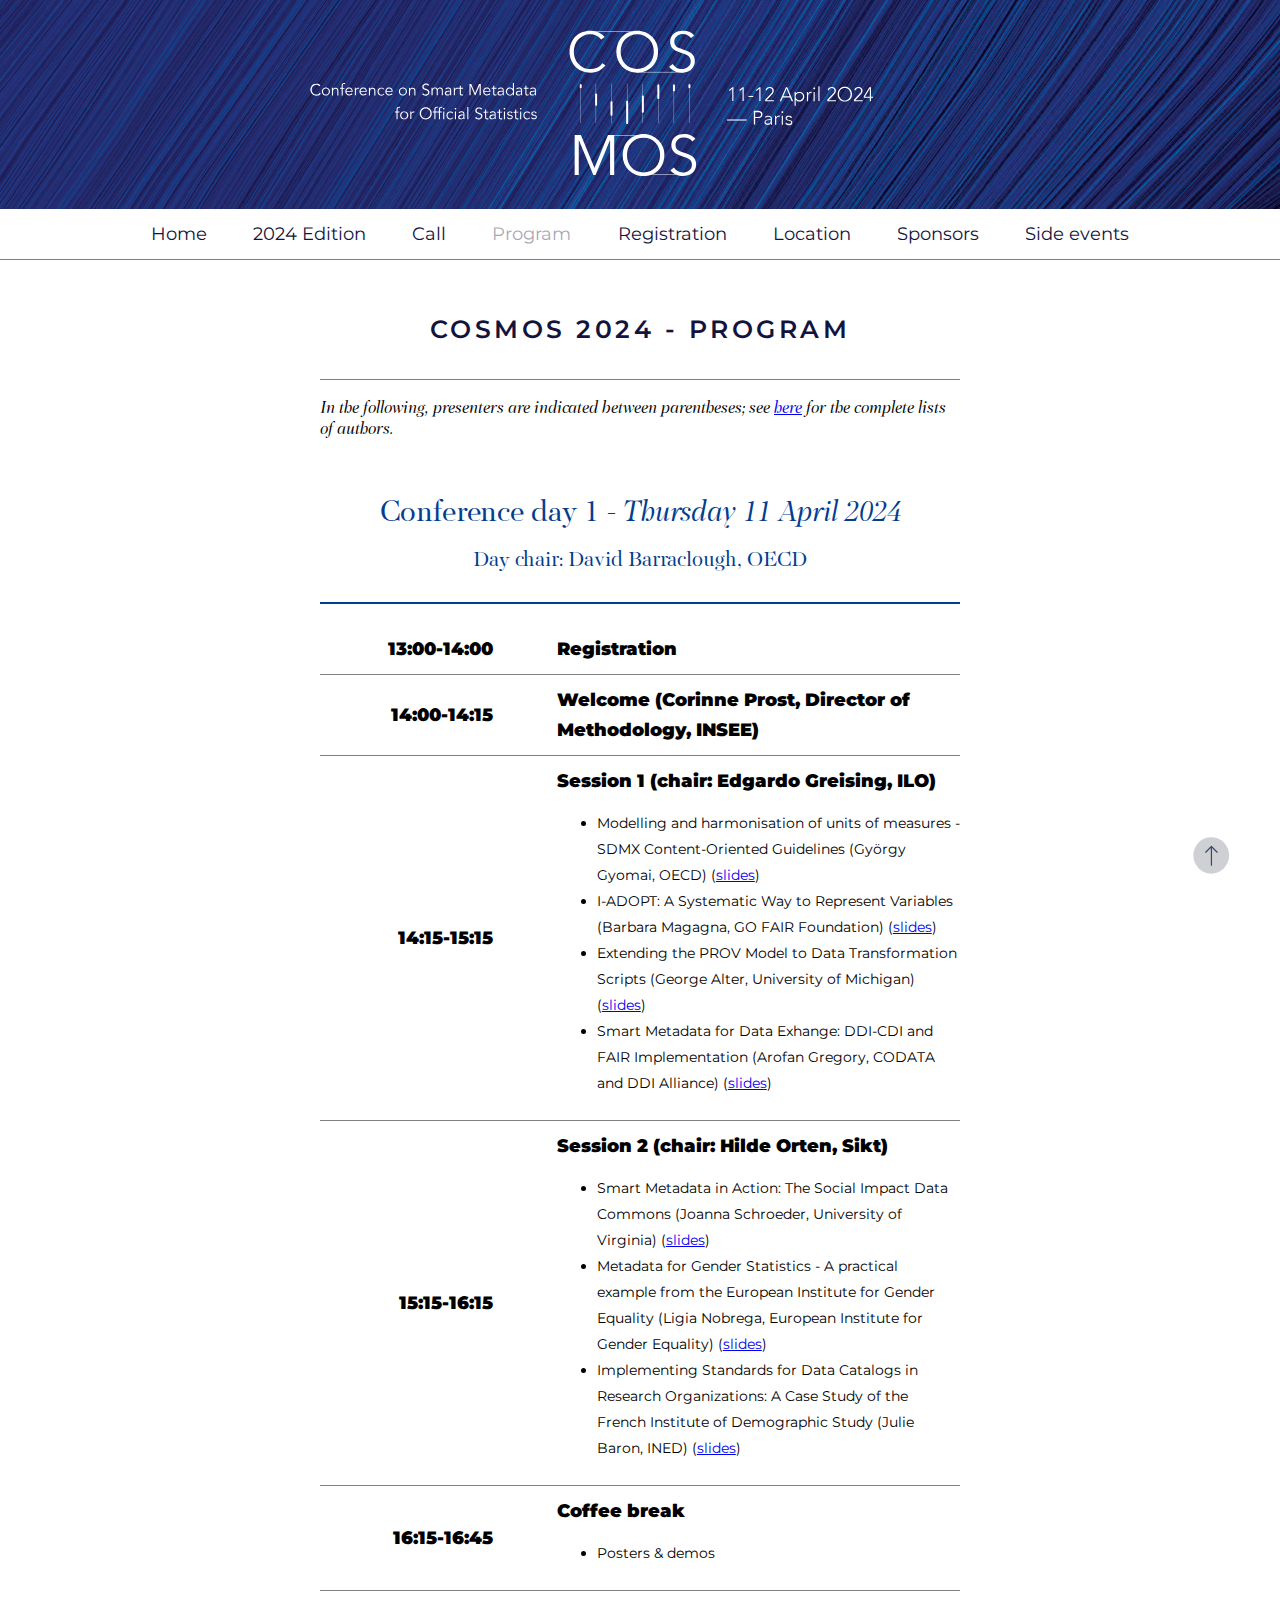
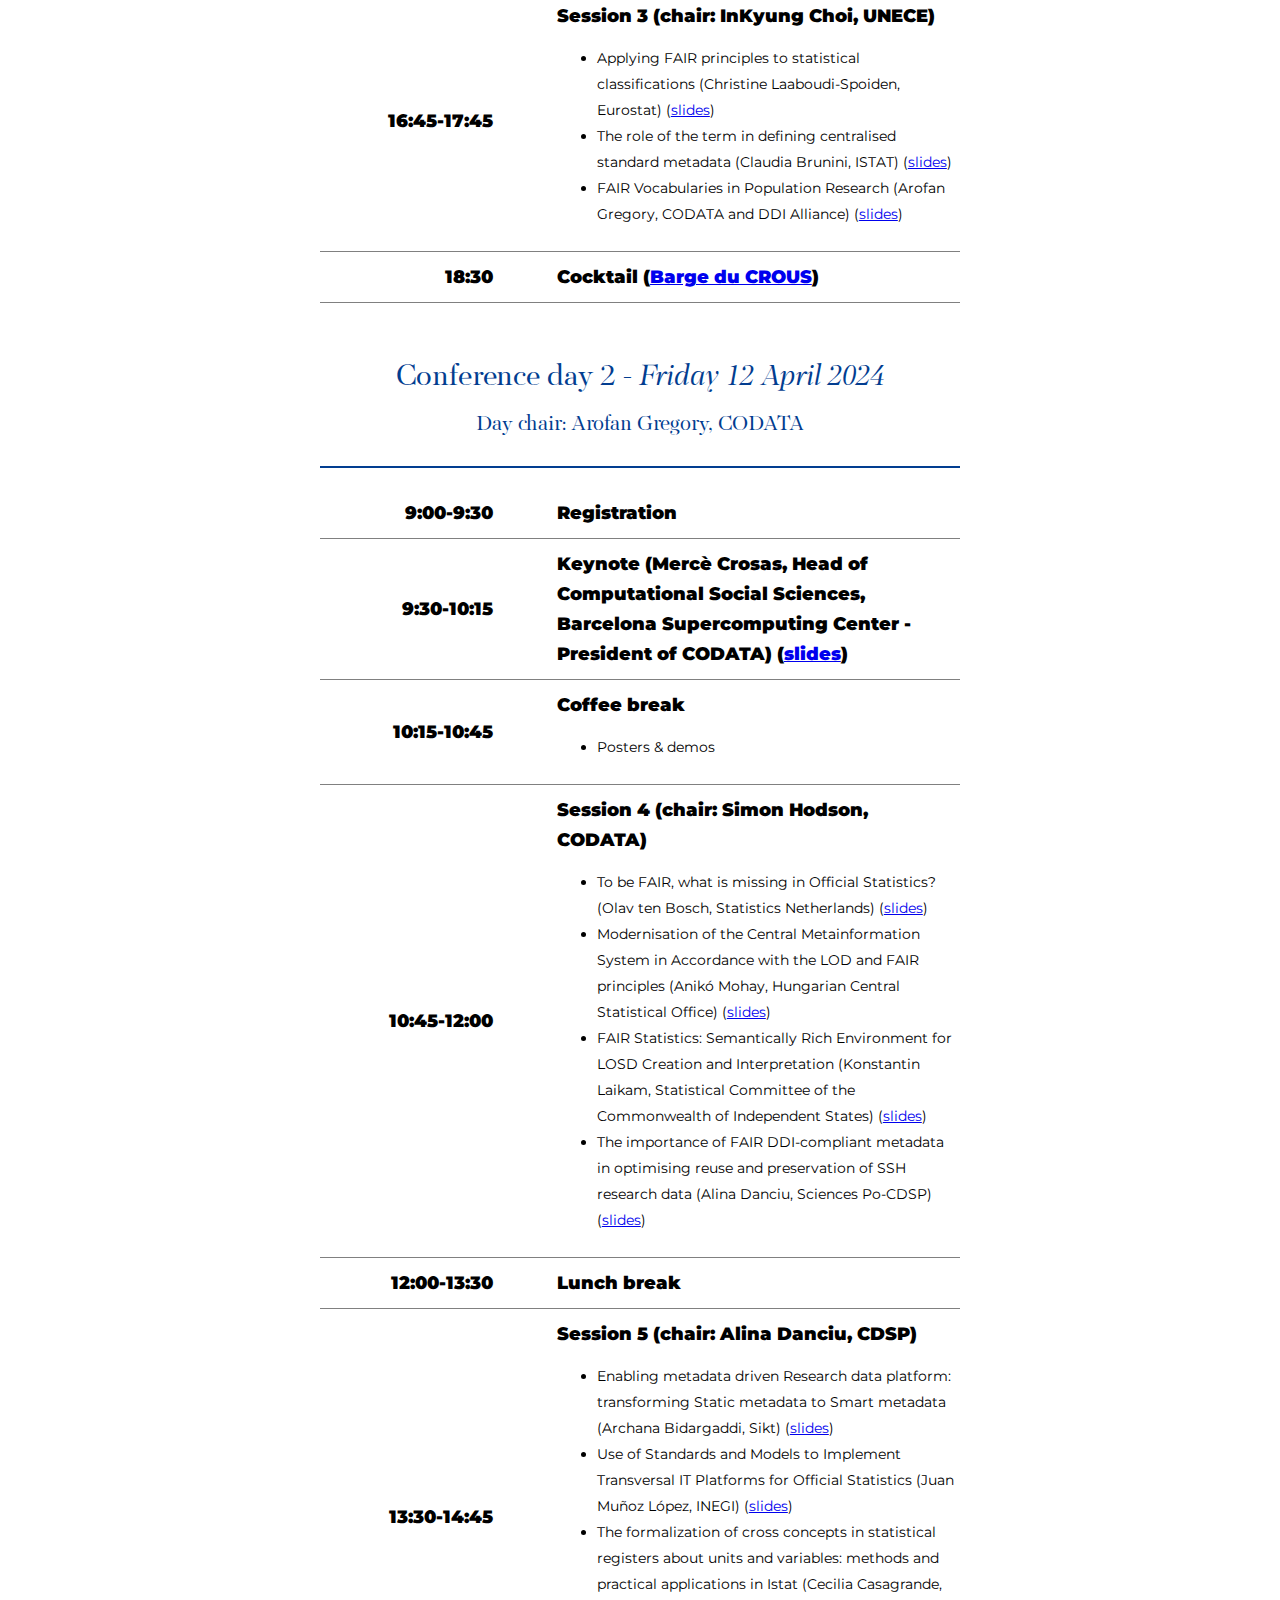
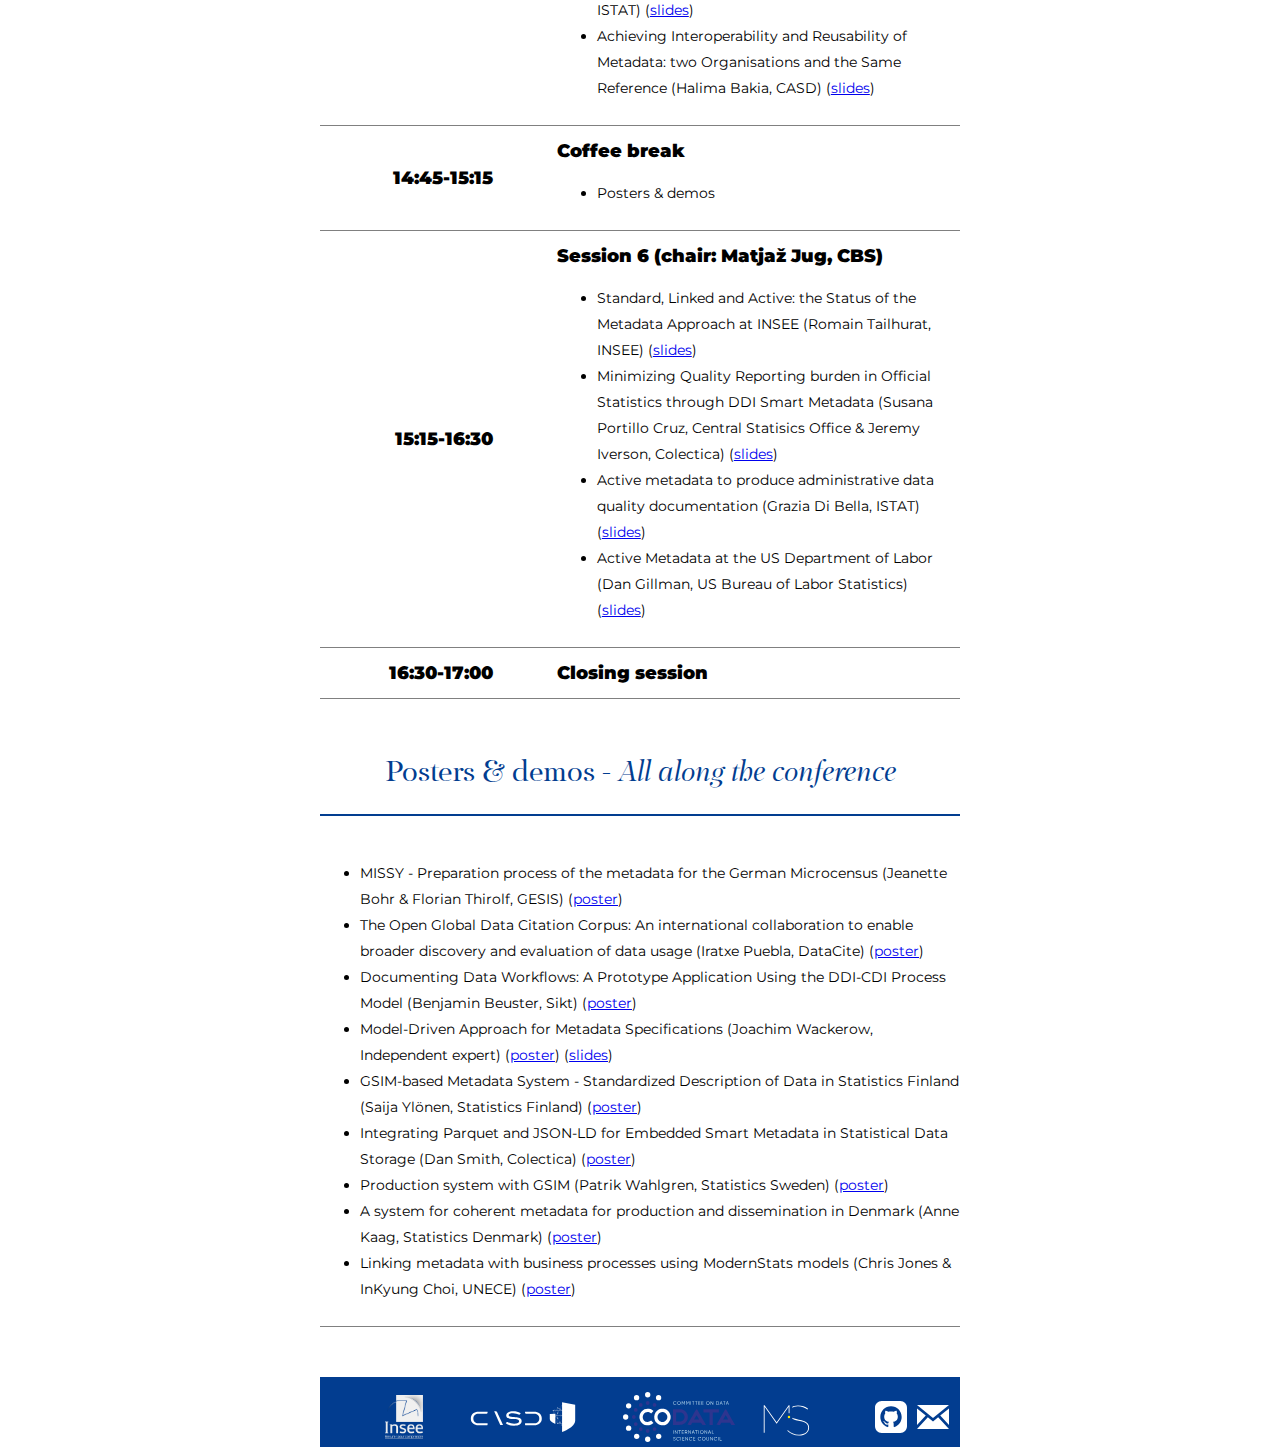
<file: 2024/program.html>
<!DOCTYPE html>
<html lang="en">
  <head>
    <meta charset="UTF-8" />
    <meta name="viewport" content="width=device-width, initial-scale=1.0" />
    <link rel="icon" href="../favicon.ico" />
    <link href="../index.css" type="text/css" rel="stylesheet" />
    <link
      href="../assets/fonts/PFRegalDisplayPro/font.css"
      type="text/css"
      rel="stylesheet"
    />
    <link
      href="https://fonts.googleapis.com/css?family=Montserrat"
      rel="stylesheet"
    />
    <title>COSMOS 2024 - Program</title>
  </head>
  <body>
    <div class="scroll-container">
      <a href="#top"
        ><img src="../assets/img/fleche_back_top.svg" alt="Back to top"
      /></a>
    </div>
    <div class="header">
      <div class="background-img">
        <img src="../assets/img/header.png" />
      </div>
      <div class="text-img">
        <img src="../assets/img/header-text.svg" />
      </div>
    </div>
    <a href="#" id="handle-menu" class="burger">
      <span class="burger-icon">
        <span></span>
        <span></span>
        <span></span>
      </span>
    </a>
    <div class="menu" id="menu">
      <a href="../index.html" class="menu-item"><div>Home</div></a>
      <a href="index.html" class="menu-item"><div>2024 Edition</div></a>
      <a href="cfc.html" class="menu-item"><div>Call</div></a>
      <div class="menu-item menu-item-active">Program</div>
      <a href="registration.html" class="menu-item"><div>Registration</div></a>
      <a href="location.html" class="menu-item"><div>Location</div></a>
      <a href="sponsors.html" class="menu-item"><div>Sponsors</div></a>
      <a href="events.html" class="menu-item"><div>Side events</div></a>
    </div>
    <div class="content">
      <div class="page-name">COSMOS 2024 - Program</div>
      <p class="nb-presenters">
        In the following, presenters are indicated between parentheses; see
        <a href="work/accepted-papers.xlsx">here</a> for the complete lists of
        authors.
      </p>
      <p class="program-day">
        Conference day 1 - <em>Thursday 11 April 2024</em><br /><span
          class="day-chair"
          >Day chair: David Barraclough, OECD</span
        >
      </p>

      <div class="program-item">
        <div class="program-time text-bold">13:00-14:00</div>
        <div class="program-description">
          <div class="text-bold">Registration</div>
        </div>
      </div>
      <div class="program-item">
        <div class="program-time text-bold">14:00-14:15</div>
        <div class="program-description">
          <div class="text-bold">
            Welcome (Corinne Prost, Director of Methodology, INSEE)
          </div>
        </div>
      </div>
      <div class="program-item">
        <div class="program-time text-bold">14:15-15:15</div>
        <div class="program-description">
          <div class="text-bold">Session 1 (chair: Edgardo Greising, ILO)</div>
          <div class="text-program">
            <ul>
              <li>
                Modelling and harmonisation of units of measures - SDMX
                Content-Oriented Guidelines (György Gyomai, OECD) (<a href="./slides/11_Modeling%20and%20harmonisation%20of%20Units%20of%20measures%20-%20COSMOS%202024.pdf">slides</a>)
              </li>
              <li>
                I-ADOPT: A Systematic Way to Represent Variables (Barbara
                Magagna, GO FAIR Foundation) (<a href="./slides/12_I-ADOPT_COSMOS_magagna.pdf">slides</a>)
              </li>
              <li>
                Extending the PROV Model to Data Transformation Scripts (George
                Alter, University of Michigan) (<a href="./slides/13_Alter_SDTH_COSMOS.pdf">slides</a>)
              </li>
              <li>
                Smart Metadata for Data Exhange: DDI-CDI and FAIR Implementation
                (Arofan Gregory, CODATA and DDI Alliance) (<a href="./slides/14_COSMOS-CDI.pdf">slides</a>)
              </li>
            </ul>
          </div>
        </div>
      </div>
      <div class="program-item">
        <div class="program-time text-bold">15:15-16:15</div>
        <div class="program-description">
          <div class="text-bold">Session 2 (chair: Hilde Orten, Sikt)</div>
          <div class="text-program">
            <ul>
              <li>
                Smart Metadata in Action: The Social Impact Data Commons (Joanna
                Schroeder, University of Virginia) (<a href="./slides/21_Schroeder%20Smart%20Metadata%20in%20Action.pdf">slides</a>)
              </li>
              <li>
                Metadata for Gender Statistics - A practical example from the
                European Institute for Gender Equality (Ligia Nobrega, European
                Institute for Gender Equality) (<a href="./slides/22_EIGE_Session2.pdf">slides</a>)
              </li>
              <li>
                Implementing Standards for Data Catalogs in Research
                Organizations: A Case Study of the French Institute of
                Demographic Study (Julie Baron, INED) (<a href="./slides/23_BARON-LENOIR_COSMOS%20CONFERENCE2024_Ined.pdf">slides</a>)
              </li>
            </ul>
          </div>
        </div>
      </div>
      <div class="program-item">
        <div class="program-time text-bold">16:15-16:45</div>
        <div class="program-description">
          <div class="text-bold">Coffee break</div>
          <div class="text-program">
            <ul>
              <li>Posters &amp; demos</li>
            </ul>
          </div>
        </div>
      </div>
      <div class="program-item">
        <div class="program-time text-bold">16:45-17:45</div>
        <div class="program-description">
          <div class="text-bold">Session 3 (chair: InKyung Choi, UNECE)</div>
          <div class="text-program">
            <ul>
              <li>
                Applying FAIR principles to statistical classifications
                (Christine Laaboudi-Spoiden, Eurostat) (<a href="./slides/31_COSMOS_Session3_C.Laaboudi.pdf">slides</a>)
              </li>
              <li>
                The role of the term in defining centralised standard metadata
                (Claudia Brunini, ISTAT) (<a href="./slides/32_Brunini.pdf">slides</a>)
              </li>
              <li>
                FAIR Vocabularies in Population Research (Arofan Gregory, CODATA
                and DDI Alliance) (<a href="./slides/31_COSMOS_IUSSP_CODATA_Vocabs_final.pdf">slides</a>)
              </li>
            </ul>
          </div>
        </div>
      </div>
      <div class="program-item">
        <div class="program-time text-bold">18:30</div>
        <div class="program-description">
          <div class="text-bold">Cocktail (<a href="https://www.openstreetmap.org/#map=19/48.83310/2.37969">Barge du CROUS</a>)</div>
        </div>
      </div>

      <p class="program-day">
        Conference day 2 - <em>Friday 12 April 2024</em><br /><span
          class="day-chair"
          >Day chair: Arofan Gregory, CODATA</span
        >
      </p>
      <div class="program-item">
        <div class="program-time text-bold">9:00-9:30</div>
        <div class="program-description">
          <div class="text-bold">Registration</div>
        </div>
      </div>
      <div class="program-item">
        <div class="program-time text-bold">9:30-10:15</div>
        <div class="program-description">
          <div class="text-bold">
            Keynote (Mercè Crosas, Head of Computational Social Sciences,
            Barcelona Supercomputing Center - President of CODATA) (<a href="./slides/BSC-CSS-Cosmos.pdf">slides</a>)
          </div>
        </div>
      </div>
      <div class="program-item">
        <div class="program-time text-bold">10:15-10:45</div>
        <div class="program-description">
          <div class="text-bold">Coffee break</div>
          <div class="text-program">
            <ul>
              <li>Posters &amp; demos</li>
            </ul>
          </div>
        </div>
      </div>
      <div class="program-item">
        <div class="program-time text-bold">10:45-12:00</div>
        <div class="program-description">
          <div class="text-bold">Session 4 (chair: Simon Hodson, CODATA)</div>
          <div class="text-program">
            <ul>
              <li>
                To be FAIR, what is missing in Official Statistics? (Olav ten
                Bosch, Statistics Netherlands) (<a href="./slides/41_20240403_COSMOS2024_ten_Bosch.pdf">slides</a>)
              </li>
              <li>
                Modernisation of the Central Metainformation System in
                Accordance with the LOD and FAIR principles (Anikó Mohay,
                Hungarian Central Statistical Office) (<a href="./slides/42_cosmos_aniko_mohay.pdf">slides</a>)
              </li>
              <li>
                FAIR Statistics: Semantically Rich Environment for LOSD Creation
                and Interpretation (Konstantin Laikam, Statistical Committee of
                the Commonwealth of Independent States) (<a href="./slides/43_COSMOS2024_Konstantin_Laykam.pdf">slides</a>)
              </li>
              <li>
                The importance of FAIR DDI-compliant metadata in optimising
                reuse and preservation of SSH research data (Alina Danciu,
                Sciences Po-CDSP) (<a href="./slides/44_CDSP_COSMOS_DANCIU.pdf">slides</a>)
              </li>
            </ul>
          </div>
        </div>
      </div>
      <div class="program-item">
        <div class="program-time text-bold">12:00-13:30</div>
        <div class="program-description">
          <div class="text-bold">Lunch break</div>
        </div>
      </div>
      <div class="program-item">
        <div class="program-time text-bold">13:30-14:45</div>
        <div class="program-description">
          <div class="text-bold">Session 5 (chair: Alina Danciu, CDSP)</div>
          <div class="text-program">
            <ul>
              <li>
                Enabling metadata driven Research data platform: transforming
                Static metadata to Smart metadata (Archana Bidargaddi, Sikt) (<a href="./slides/51_Enabling%20metadata%20driven%20Research%20data%20platform%20-%20transforming%20Static%20metadata%20to%20Smart%20metadata%20-%20COSMOS2024.pdf">slides</a>) 
              </li>
              <li>
                Use of Standards and Models to Implement Transversal IT
                Platforms for Official Statistics (Juan Muñoz López, INEGI) (<a href="./slides/52_COSMOS_2024_3297.pdf">slides</a>)
              </li>
              <li>
                The formalization of cross concepts in statistical registers
                about units and variables: methods and practical applications in
                Istat (Cecilia Casagrande, ISTAT) (<a href="./slides/53_COSMOS_2024_SLIDES_Casagrande.pdf">slides</a>)
              </li>
              <li>
                Achieving Interoperability and Reusability of Metadata: two
                Organisations and the Same Reference (Halima Bakia, CASD) (<a href="./slides/54_CASD_INSEE_Presentation_COSMOS_2024.pdf">slides</a>)
              </li>
            </ul>
          </div>
        </div>
      </div>
      <div class="program-item">
        <div class="program-time text-bold">14:45-15:15</div>
        <div class="program-description">
          <div class="text-bold">Coffee break</div>
          <div class="text-program">
            <ul>
              <li>Posters &amp; demos</li>
            </ul>
          </div>
        </div>
      </div>
      <div class="program-item">
        <div class="program-time text-bold">15:15-16:30</div>
        <div class="program-description">
          <div class="text-bold">Session 6 (chair: Matjaž Jug, CBS)</div>
          <div class="text-program">
            <ul>
              <li>
                Standard, Linked and Active: the Status of the Metadata Approach
                at INSEE (Romain Tailhurat, INSEE) (<a href="./slides/61_cosmos-session6-tailhurat.pdf">slides</a>)
              </li>
              <li>
                Minimizing Quality Reporting burden in Official Statistics
                through DDI Smart Metadata (Susana Portillo Cruz, Central
                Statisics Office &amp; Jeremy Iverson, Colectica) (<a href="./slides/62_COSMOS_reduding_QR_Burden_DDI.pdf">slides</a>)
              </li>
              <li>
                Active metadata to produce administrative data quality
                documentation (Grazia Di Bella, ISTAT) (<a href="./slides/63_COSMOS_2024_DiBellaGrazia.pdf">slides</a>)
              </li>
              <li>
                Active Metadata at the US Department of Labor (Dan Gillman, US
                Bureau of Labor Statistics) (<a href="./slides/64_COSMOS-2024%20-%20Gillman%20-%20Active%20Metadata.potx.pdf">slides</a>)
              </li>
            </ul>
          </div>
        </div>
      </div>
      <div class="program-item">
        <div class="program-time text-bold">16:30-17:00</div>
        <div class="program-description">
          <div class="text-bold">Closing session</div>
        </div>
      </div>
      <p class="program-day">
        Posters & demos - <em>All along the conference</em>
      </p>
      <div class="program-item">
        <div>
          <div class="text-program">
            <ul>
              <li>
                MISSY - Preparation process of the metadata for the German
                Microcensus (Jeanette Bohr &amp; Florian Thirolf, GESIS) (<a href="./posters/p1_COSMOS_Poster A1_MISSY_final.pdf">poster</a>)
              </li>
              <li>
                The Open Global Data Citation Corpus: An international
                collaboration to enable broader discovery and evaluation of data
                usage (Iratxe Puebla, DataCite) (<a href="./posters/p2_COSMOS%202024%20Poster%20Data%20Citation%20Corpus.pdf">poster</a>)
              </li>
              <li>
                Documenting Data Workflows: A Prototype Application Using the
                DDI-CDI Process Model (Benjamin Beuster, Sikt) (<a href="./posters/p3_Documenting%20Data%20Workflows%20A%20Prototype%20Application%20Using%20the%20DDI-CDI%20Process%20Model.pdf">poster</a>)
              </li>
              <li>
                Model-Driven Approach for Metadata Specifications (Joachim
                Wackerow, Independent expert) (<a href="./posters/p4_COSMOS2024%20-%20Joachim%20Wackerow%20-%20Model-Driven%20Approach%20for%20Metadata%20Specifications.pdf">poster</a>) (<a href="./posters/s4_Model-Driven%20Approach%20for%20Metadata%20Specifications%20-%20Slides.pdf">slides</a>)
              </li>
              <li>
                GSIM-based Metadata System - Standardized Description of Data in
                Statistics Finland (Saija Ylönen, Statistics Finland) (<a href="./posters/p5_statistics_finland_poster_A1.pdf">poster</a>)
              </li>
              <li>
                Integrating Parquet and JSON-LD for Embedded Smart Metadata in
                Statistical Data Storage (Dan Smith, Colectica) (<a href="./posters/p6_DanSmith-COSMOS-Poster.pdf">poster</a>)
              </li>
              <li>
                Production system with GSIM (Patrik Wahlgren, Statistics Sweden) (<a href="./posters/p7_cosmos%202024%20Statistics%20sweden.pdf">poster</a>)
              </li>
              <li>
                A system for coherent metadata for production and dissemination
                in Denmark (Anne Kaag, Statistics Denmark) (<a href="./posters/p8_Metadata%20poster%20Anne%20Kaag%20Andersen.pdf">poster</a>)
              </li>
              <li>
                Linking metadata with business processes using ModernStats
                models (Chris Jones &amp; InKyung Choi, UNECE) (<a href="./posters/p9_Poster%20COSMOS%20%28UNECE%29.pdf">poster</a>)
              </li>
            </ul>
          </div>
        </div>
      </div>
    </div>
    <div class="footer">
      <span class="sponsors">
        <a
          href="https://www.insee.fr/en/accueil"
          target="_blank"
          rel="noreferrer noopener"
        >
          <img
            src="../assets/img/logo_insee.png"
            alt="Logo Insee"
            width="38px"
          />
        </a>
        <a
          href="https://www.casd.eu/en/"
          target="_blank"
          rel="noreferrer noopener"
        >
          <img
            src="../assets/img/logo_casd.svg"
            alt="Logo CASD"
            width="120px"
            height="auto"
          />
        </a>
        <a href="https://codata.org/" target="_blank" rel="noreferrer noopener">
          <img src="../assets/img/logo-cdt.svg" alt="Logo CDT" width="112px" />
        </a>
        <img
          src="../assets/img/logo_ms.svg"
          alt="Logo Making Sense"
          width="64px"
        />
      </span>
      <span class="links">
        <a
          href="https://github.com/FranckCo/COSMOS-Website"
          target="_blank"
          rel="noreferrer noopener"
        >
          <img src="../assets/img/github.svg" alt="Logo Github" />
        </a>
        <a
          href="mailto:cosmos-2024@insee.fr"
          target="_blank"
          rel="noreferrer noopener"
        >
          <img src="../assets/img/mail.svg" alt="Mail" />
        </a>
      </span>
    </div>
  </body>
  <script src="../menu-burger.js"></script>
</html>
</file>
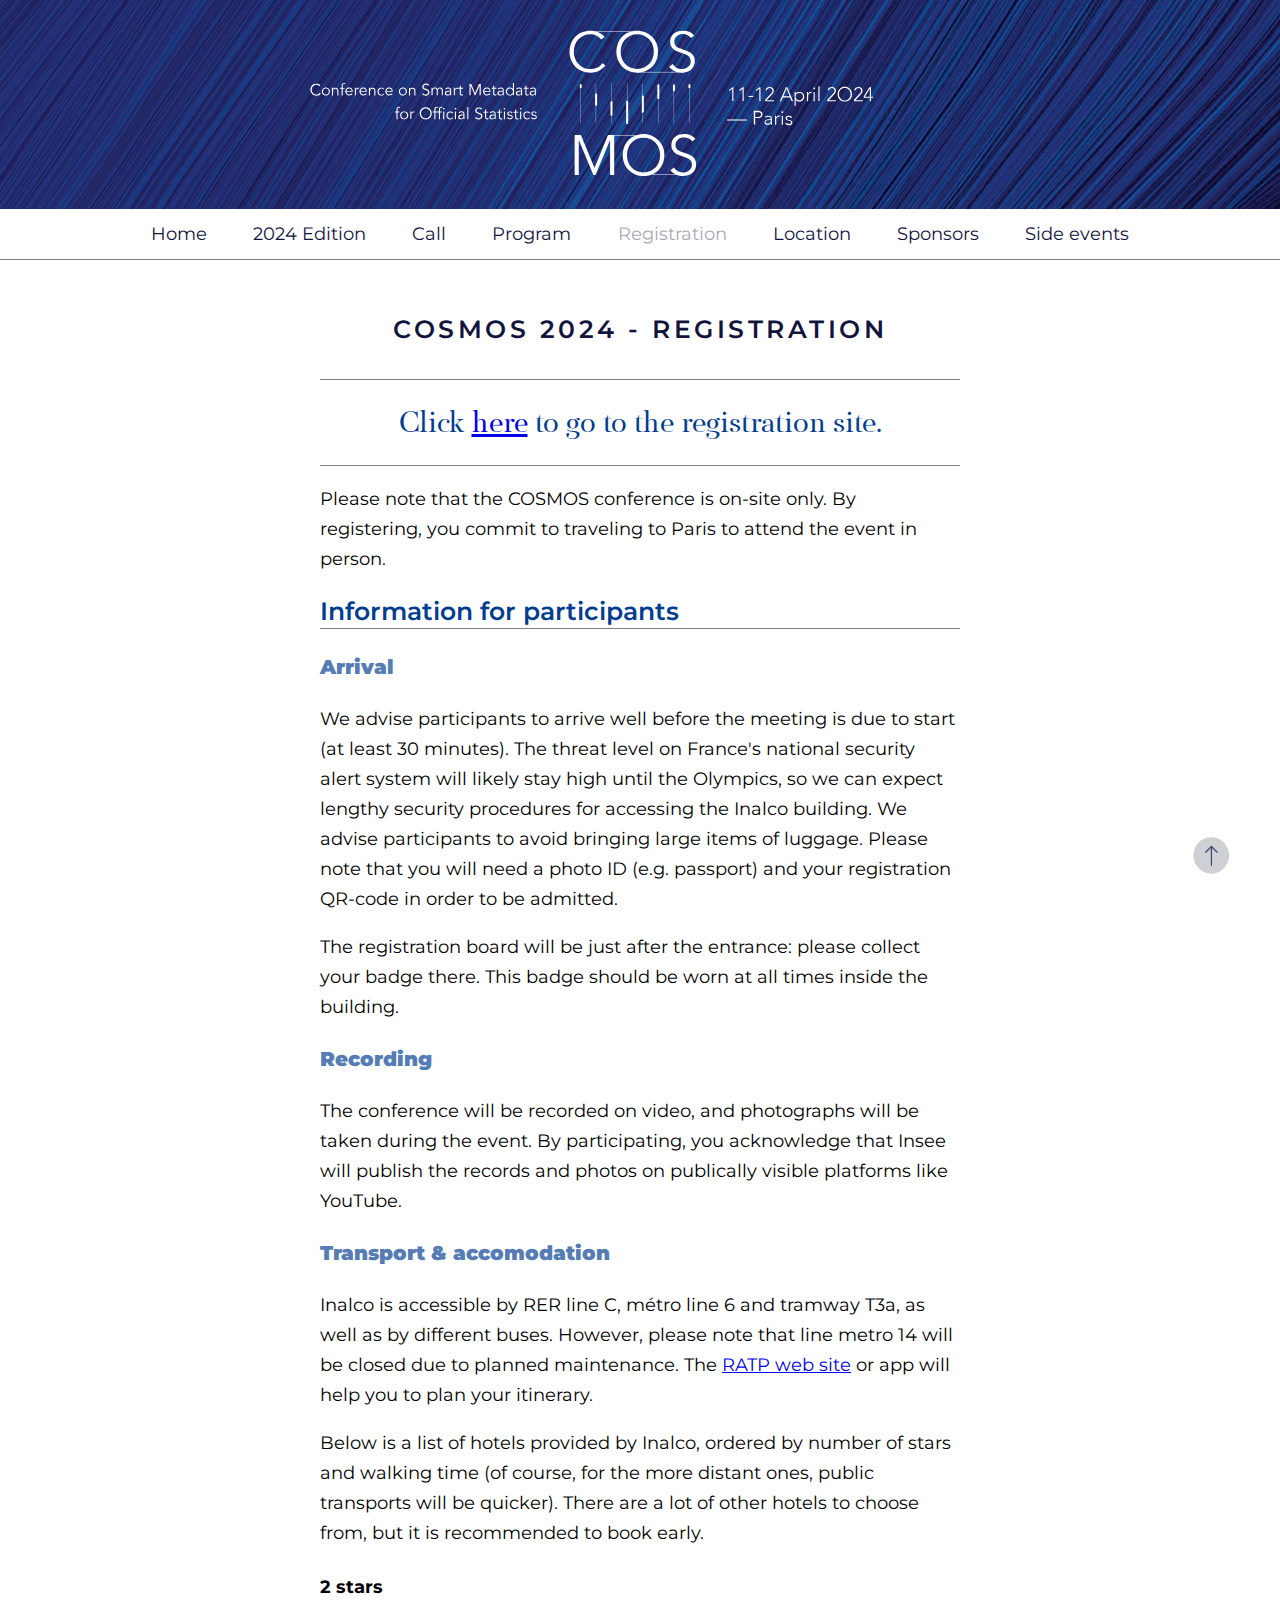
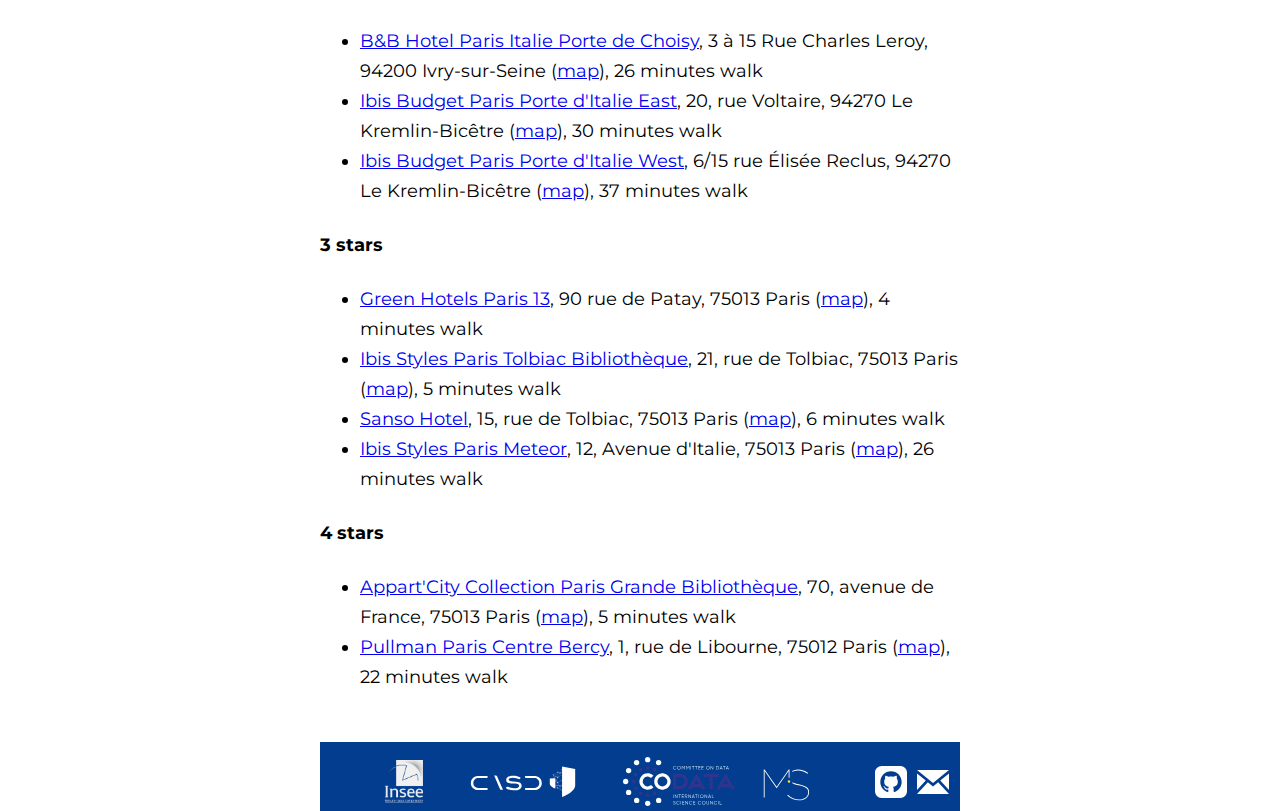
<file: 2024/registration.html>
<!DOCTYPE html>
<html lang="en">
  <head>
    <meta charset="UTF-8" />
    <meta name="viewport" content="width=device-width, initial-scale=1.0" />
    <link rel="icon" href="../favicon.ico" />
    <link href="../index.css" type="text/css" rel="stylesheet" />
    <link
      href="../assets/fonts/PFRegalDisplayPro/font.css"
      type="text/css"
      rel="stylesheet"
    />
    <link
      href="https://fonts.googleapis.com/css?family=Montserrat"
      rel="stylesheet"
    />
    <title>COSMOS 2024 - Registration</title>
  </head>
  <body>
    <div class="scroll-container">
      <a href="#top"
        ><img src="../assets/img/fleche_back_top.svg" alt="Back to top"
      /></a>
    </div>
    <div class="header">
      <div class="background-img">
        <img src="../assets/img/header.png" />
      </div>
      <div class="text-img">
        <img src="../assets/img/header-text.svg" />
      </div>
    </div>
    <a href="#" id="handle-menu" class="burger">
      <span class="burger-icon">
        <span></span>
        <span></span>
        <span></span>
      </span>
    </a>
    <div class="menu" id="menu">
      <a href="../index.html" class="menu-item"><div>Home</div></a>
      <a href="index.html" class="menu-item"><div>2024 Edition</div></a>
      <a href="cfc.html" class="menu-item"><div>Call</div></a>
      <a href="program.html" class="menu-item"><div>Program</div></a>
      <div class="menu-item menu-item-active">Registration</div>
      <a href="location.html" class="menu-item"><div>Location</div></a>
      <a href="sponsors.html" class="menu-item"><div>Sponsors</div></a>
      <a href="events.html" class="menu-item"><div>Side events</div></a>
    </div>
    <div class="content">
      <div class="page-name">COSMOS 2024 - Registration</div>
      <div class="introduction">
        Click
        <a
          href="https://www.eventbrite.com/e/conference-on-smart-metadata-for-official-statistics-cosmos-2024-tickets-716742695697"
          >here</a
        >
        to go to the registration site.
      </div>
      <div class="text">
        <p>
          Please note that the COSMOS conference is on-site only. By
          registering, you commit to traveling to Paris to attend the event in
          person.
        </p>
      </div>
      <div class="text">
        <h2 id="context">Information for participants</h2>
        <h3>Arrival</h3>
        <p>
          We advise participants to arrive well before the meeting is due to
          start (at least 30 minutes). The threat level on France's national
          security alert system will likely stay high until the Olympics, so we
          can expect lengthy security procedures for accessing the Inalco
          building. We advise participants to avoid bringing large items of
          luggage. Please note that you will need a photo ID (e.g. passport) and
          your registration QR-code in order to be admitted.
        </p>
        <p>
          The registration board will be just after the entrance: please collect
          your badge there. This badge should be worn at all times inside the
          building.
        </p>
        <h3>Recording</h3>
        <p>
          The conference will be recorded on video, and photographs will be
          taken during the event. By participating, you acknowledge that Insee
          will publish the records and photos on publically visible platforms
          like YouTube.
        </p>
        <h3>Transport & accomodation</h3>
        <p>
          Inalco is accessible by RER line C, métro line 6 and tramway T3a, as
          well as by different buses. However, please note that line metro 14
          will be closed due to planned maintenance. The
          <a href="https://www.ratp.fr/en">RATP web site</a> or app will help
          you to plan your itinerary.
        </p>
        <p>
          Below is a list of hotels provided by Inalco, ordered by number of
          stars and walking time (of course, for the more distant ones, public
          transports will be quicker). There are a lot of other hotels to choose
          from, but it is recommended to book early.
        </p>
        <h4>2 stars</h4>
        <ul>
          <li>
            <a
              href="https://www.hotel-bb.com/en/hotel/paris-italie-porte-de-choisy"
              >B&B Hotel Paris Italie Porte de Choisy</a
            >, 3 à 15 Rue Charles Leroy, 94200 Ivry-sur-Seine (<a
              href="https://maps.app.goo.gl/LoYEWQ1RqguMLquB8"
              >map</a
            >), 26 minutes walk
          </li>
          <li>
            <a href="https://all.accor.com/hotel/6031/index.en.shtml"
              >Ibis Budget Paris Porte d'Italie East</a
            >, 20, rue Voltaire, 94270 Le Kremlin-Bicêtre (<a
              href="https://maps.app.goo.gl/hVWjweDFjNg2KbdG6"
              >map</a
            >), 30 minutes walk
          </li>
          <li>
            <a href="https://all.accor.com/hotel/5269/index.en.shtml"
              >Ibis Budget Paris Porte d'Italie West</a
            >, 6/15 rue Élisée Reclus, 94270 Le Kremlin-Bicêtre (<a
              href="https://maps.app.goo.gl/X47HuQhmjQHFSxMq9"
              >map</a
            >), 37 minutes walk
          </li>
        </ul>
        <h4>3 stars</h4>
        <ul>
          <li>
            <a href="https://www.greenhotels.fr/paris-13/"
              >Green Hotels Paris 13</a
            >, 90 rue de Patay, 75013 Paris (<a
              href="https://maps.app.goo.gl/DbZp53K5osTxwhzK8"
              >map</a
            >), 4 minutes walk
          </li>
          <li>
            <a href="https://all.accor.com/hotel/7976/index.en.shtml"
              >Ibis Styles Paris Tolbiac Bibliothèque</a
            >, 21, rue de Tolbiac, 75013 Paris (<a
              href="https://maps.app.goo.gl/vCrVJE8TFxjfCcKMA"
              >map</a
            >), 5 minutes walk
          </li>
          <li>
            <a href="https://www.hotel-sanso.com/en/">Sanso Hotel</a>, 15, rue
            de Tolbiac, 75013 Paris (<a
              href="https://maps.app.goo.gl/NjQLQTiupv1uzMNQ7"
              >map</a
            >), 6 minutes walk
          </li>
          <li>
            <a href="https://all.accor.com/hotel/B2U6/index.en.shtml"
              >Ibis Styles Paris Meteor</a
            >, 12, Avenue d'Italie, 75013 Paris (<a
              href="https://maps.app.goo.gl/4ovfvbN7qjqvwqwCA"
              >map</a
            >), 26 minutes walk
          </li>
        </ul>
        <h4>4 stars</h4>
        <ul>
          <li>
            <a
              href="https://www.appartcity.com/fr/destinations/ile-de-france/paris-1/paris-grande-bibliotheque.html"
              >Appart'City Collection Paris Grande Bibliothèque</a
            >, 70, avenue de France, 75013 Paris (<a
              href="https://maps.app.goo.gl/ErED1b9TKiHwbNZF7"
              >map</a
            >), 5 minutes walk
          </li>
          <li>
            <a href="https://www.pullmanpariscentrebercy.com/en/"
              >Pullman Paris Centre Bercy</a
            >, 1, rue de Libourne, 75012 Paris (<a
              href="https://maps.app.goo.gl/TzA4X6eq1DH3FnSk8"
              >map</a
            >), 22 minutes walk
          </li>
        </ul>
      </div>
    </div>
    <div class="footer">
      <span class="sponsors">
        <a
          href="https://www.insee.fr/en/accueil"
          target="_blank"
          rel="noreferrer noopener"
        >
          <img
            src="../assets/img/logo_insee.png"
            alt="Logo Insee"
            width="38px"
          />
        </a>
        <a
          href="https://www.casd.eu/en/"
          target="_blank"
          rel="noreferrer noopener"
        >
          <img
            src="../assets/img/logo_casd.svg"
            alt="Logo CASD"
            width="120px"
            height="auto"
          />
        </a>
        <a href="https://codata.org/" target="_blank" rel="noreferrer noopener">
          <img src="../assets/img/logo-cdt.svg" alt="Logo CDT" width="112px" />
        </a>
        <img
          src="../assets/img/logo_ms.svg"
          alt="Logo Making Sense"
          width="64px"
        />
      </span>
      <span class="links">
        <a
          href="https://github.com/FranckCo/COSMOS-Website"
          target="_blank"
          rel="noreferrer noopener"
        >
          <img src="../assets/img/github.svg" alt="Logo Github" />
        </a>
        <a
          href="mailto:cosmos-2024@insee.fr"
          target="_blank"
          rel="noreferrer noopener"
        >
          <img src="../assets/img/mail.svg" alt="Mail" />
        </a>
      </span>
    </div>
  </body>
  <script src="../menu-burger.js"></script>
</html>
</file>
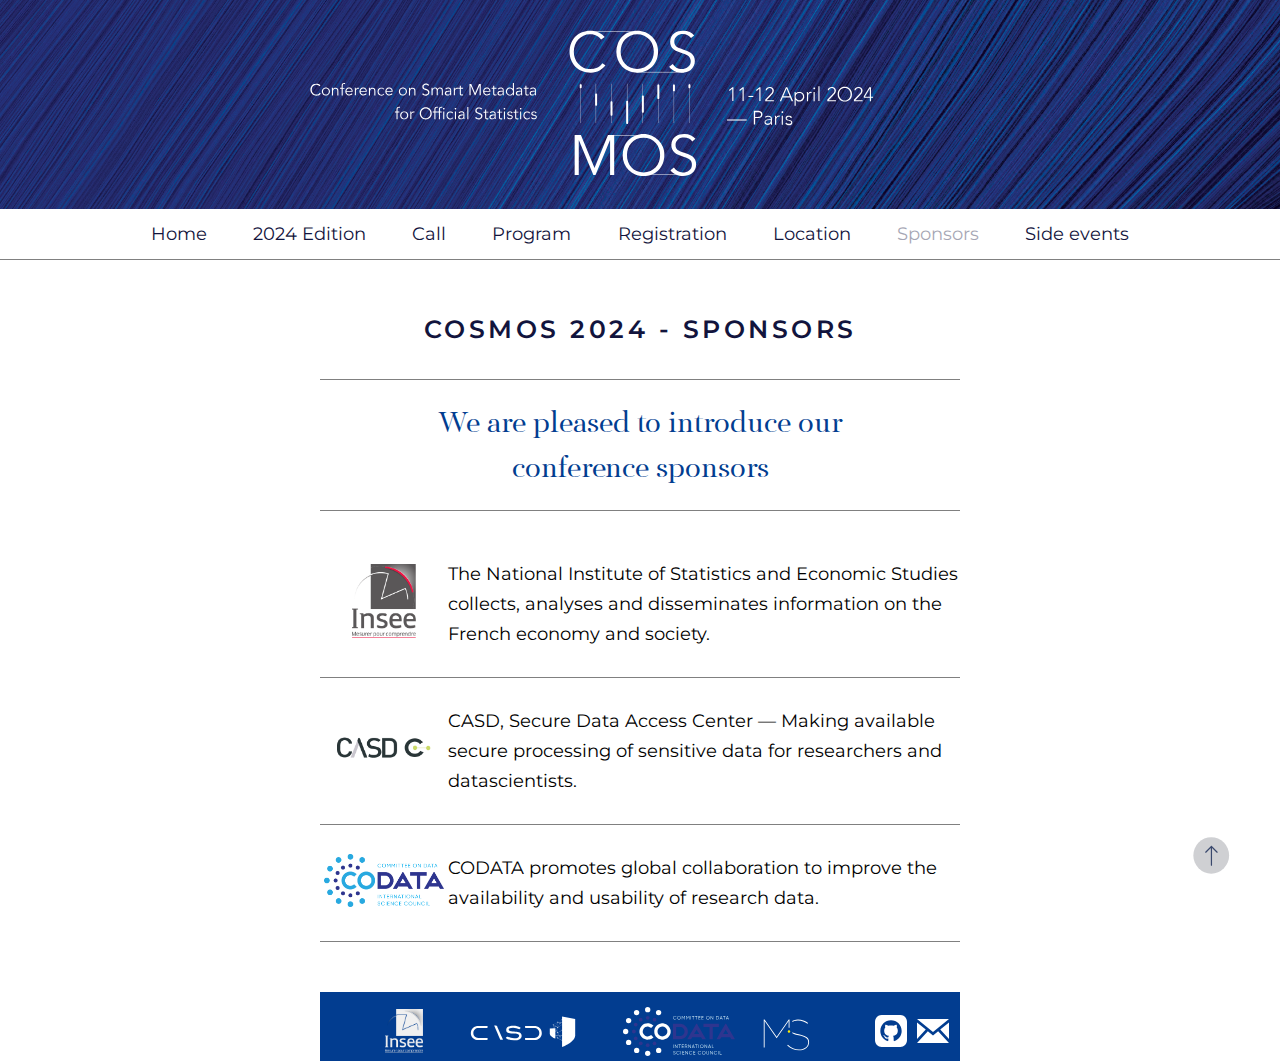
<file: 2024/sponsors.html>
<!DOCTYPE html>
<html lang="en">
  <head>
    <meta charset="UTF-8" />
    <meta name="viewport" content="width=device-width, initial-scale=1.0" />
    <link rel="icon" href="../favicon.ico" />
    <link href="../index.css" type="text/css" rel="stylesheet" />
    <link
      href="../assets/fonts/PFRegalDisplayPro/font.css"
      type="text/css"
      rel="stylesheet"
    />
    <link
      href="https://fonts.googleapis.com/css?family=Montserrat"
      rel="stylesheet"
    />
    <title>COSMOS 2024 - Sponsors</title>
  </head>
  <body>
    <div class="scroll-container">
      <a href="#top"
        ><img src="../assets/img/fleche_back_top.svg" alt="Back to top"
      /></a>
    </div>
    <div class="header">
      <div class="background-img">
        <img src="../assets/img/header.png" />
      </div>
      <div class="text-img">
        <img src="../assets/img/header-text.svg" />
      </div>
    </div>
    <a href="#" id="handle-menu" class="burger">
      <span class="burger-icon">
        <span></span>
        <span></span>
        <span></span>
      </span>
    </a>
    <div class="menu" id="menu">
      <a href="../index.html" class="menu-item"><div>Home</div></a>
      <a href="index.html" class="menu-item"><div>2024 Edition</div></a>
      <a href="cfc.html" class="menu-item"><div>Call</div></a>
      <a href="program.html" class="menu-item"><div>Program</div></a>
      <a href="registration.html" class="menu-item"><div>Registration</div></a>
      <a href="location.html" class="menu-item"><div>Location</div></a>
      <div class="menu-item menu-item-active">Sponsors</div>
      <a href="events.html" class="menu-item"><div>Side events</div></a>
    </div>
    <div class="content">
      <div class="page-name">COSMOS 2024 - Sponsors</div>
      <div class="introduction">
        We are pleased to introduce our conference sponsors
      </div>
      <div class="sponsors">
        <div class="sponsor">
          <div class="sponsor-img">
            <a
              href="https://www.insee.fr/en/"
              target="_blank"
              rel="noreferrer noopener"
            >
              <img
                src="../assets/img/sponsors/logo-insee.png"
                alt="Logo Insee"
                width="64px"
              />
            </a>
          </div>
          <div class="sponsor-description">
            <p>
              The National Institute of Statistics and Economic Studies
              collects, analyses and disseminates information on the French
              economy and society.
            </p>
          </div>
        </div>
        <div class="sponsor">
          <div class="sponsor-img">
            <a
              href="https://www.casd.eu/en/"
              target="_blank"
              rel="noreferrer noopener"
            >
              <img
                src="../assets/img/sponsors/casd-logo.png"
                alt="Logo CASD"
                width="120px"
                height="auto"
              />
            </a>
          </div>
          <div class="sponsor-description">
            <p>
              CASD, Secure Data Access Center — Making available secure
              processing of sensitive data for researchers and datascientists.
            </p>
          </div>
        </div>
        <div class="sponsor">
          <div class="sponsor-img">
            <a
              href="https://codata.org/"
              target="_blank"
              rel="noreferrer noopener"
            >
              <img
                src="../assets/img/sponsors/logo-cdt.jpg"
                alt="Logo CDT"
                width="120px"
                height="auto"
              />
            </a>
          </div>
          <div class="sponsor-description">
            <p>
              CODATA promotes global collaboration to improve the availability
              and usability of research data.
            </p>
          </div>
        </div>
      </div>
    </div>
    <div class="footer">
      <span class="sponsors">
        <a
          href="https://www.insee.fr/en/accueil"
          target="_blank"
          rel="noreferrer noopener"
        >
          <img
            src="../assets/img/logo_insee.png"
            alt="Logo Insee"
            width="38px"
          />
        </a>
        <a
          href="https://www.casd.eu/en/"
          target="_blank"
          rel="noreferrer noopener"
        >
          <img
            src="../assets/img/logo_casd.svg"
            alt="Logo CASD"
            width="120px"
            height="auto"
          />
        </a>
        <a href="https://codata.org/" target="_blank" rel="noreferrer noopener">
          <img src="../assets/img/logo-cdt.svg" alt="Logo CDT" width="112px" />
        </a>
        <img
          src="../assets/img/logo_ms.svg"
          alt="Logo Making Sense"
          width="64px"
        />
      </span>
      <span class="links">
        <a
          href="https://github.com/FranckCo/COSMOS-Website"
          target="_blank"
          rel="noreferrer noopener"
        >
          <img src="../assets/img/github.svg" alt="Logo Github" />
        </a>
        <a
          href="mailto:cosmos-2024@insee.fr"
          target="_blank"
          rel="noreferrer noopener"
        >
          <img src="../assets/img/mail.svg" alt="Mail" />
        </a>
      </span>
    </div>
  </body>
  <script src="../menu-burger.js"></script>
</html>
</file>
<file: index.css>
html.dark {
  background-color: #1b171b;
}

body {
  margin: 0;
  font-family: "PFRegalDisplayPro";
  font-size: 110%;
}

.header .background-img img {
  display: flex;
  width: 100%;
  margin: 0;
}

.header .text-img {
  display: flex;
  justify-content: center;
}

.header .text-img img {
  position: absolute;
  top: 0;
  width: 60%;
}

.menu {
  display: flex;
  justify-content: center;
  padding-left: 10%;
  padding-right: 10%;
  border-bottom: 1px solid grey;
  margin-bottom: 50px;
}

.menu-item {
  flex: auto;
  max-width: 250px;
  height: 50px;
  font: normal normal 400 18px/30px Montserrat;
  letter-spacing: 0px;
  line-height: normal;
  color: #12143d;
  display: flex;
  justify-content: center;
  flex-direction: column;
  text-align: center;
  text-decoration: none;
}
.menu-item:hover {
  background-color: #efecec;
  cursor: pointer;
}

.menu-item-active {
  opacity: 0.38;
}
.menu-item-active:hover {
  background-color: white;
  color: #12143d;
  cursor: default;
}

.content {
  padding-top: 0;
  padding-left: 25%;
  padding-right: 25%;
  margin-bottom: 50px;
}

.content .page-name {
  width: 100%;
  text-align: center;
  font: normal normal 600 25px/39px Montserrat;
  letter-spacing: 3.5px;
  color: #12143d;
  text-transform: uppercase;
  opacity: 1;
  border-bottom: 1px solid grey;
  padding-bottom: 30px;
}

.content .introduction {
  padding-top: 20px;
  padding-left: 10%;
  padding-right: 10%;
  width: 80%;
  text-align: center;
  font: normal normal normal 30px/45px PFRegalDisplayPro;
  letter-spacing: 0px;
  color: #023d90;
  border-bottom: 1px solid grey;
  padding-bottom: 20px;
}

.content .introduction.location {
  border-bottom: none;
}

.content .inalco-logo-container {
  max-height: 110px;
  overflow: hidden;
}

.content .inalco-logo-container img {
  width: 100%;
}

.content .text-bold {
  font: normal normal 900 18px/30px Montserrat;
}

.content .text {
  font: normal normal 400 18px/30px Montserrat;
}

.content .text-program {
  font: normal normal 400 14px/26px Montserrat;
}

.content .map {
  display: block;
  padding-top: 20px;
  text-align: center;
}

.content .map iframe {
  width: 70%;
  min-height: 350px;
}

.content .btn-idx {
  text-align: center;
}

.content .btn-idx-link {
  padding: 10px;
  border-radius: 2%;
  background-color: #023d90;
  color: white;
  text-decoration: none;
  font: normal normal 500 18px/30px Montserrat;
}

.content .btn-idx-link:hover {
  color: #023d90;
  background-color: white;
  border: 1px solid #023d90;
}

.content .sponsors {
  margin-top: 20px;
}

.content .sponsors .sponsor {
  display: flex;
  align-items: center;
  padding-bottom: 10px;
  padding-top: 10px;
  border-bottom: 1px solid grey;
}

.content .sponsors .sponsor .sponsor-img {
  text-align: center;
  min-width: 20%;
}

.content .sponsors .sponsor .sponsor-description {
  font: normal normal 400 18px/30px Montserrat;
}

.content .nb-presenters {
  font-style: italic;
}

.content .program-day {
  text-align: center;
  font: normal normal normal 30px/45px PFRegalDisplayPro;
  letter-spacing: 0px;
  color: #023d90;
  border-bottom: 2px solid #023d90;
  padding-top: 20px;
  padding-bottom: 20px;
}

.content .program-day .day-chair {
  font-size: 70%;
}

.content .program-item {
  display: flex;
  justify-content: center;
  align-items: center;
  padding-bottom: 10px;
  margin-bottom: 10px;
  border-bottom: 1px solid grey;
}

.content .program-time {
  width: 30%;
  text-align: right;
}

.content .program-description {
  width: 70%;
  text-align: left;
  padding-left: 10%;
}

.footer {
  display: flex;
  align-items: center;
  margin-left: 25%;
  margin-right: 25%;
  background-color: #023d90;
  padding-top: 15px;
}

.footer .sponsors {
  display: flex;
  justify-content: center;
  align-items: center;
  width: 85%;
}

.footer .sponsors a {
  margin-right: 20px;
  margin-left: 20px;
}

.footer .links {
  display: flex;
  justify-content: center;
  align-items: center;
  width: 15%;
}

.footer .links a {
  align-self: flex-end;
  margin-right: 5px;
  margin-left: 5px;
}

.text h2 {
  color: #023d90;
  font: normal normal 600 25px/34px Montserrat;
  border-bottom: 1px solid gray;
}

.text h3 {
  color: #557cb4;
  font: normal normal 900 20px/34px Montserrat;
}

.side-event {
	padding-bottom: 20px;
}

.scroll-container {
  position: absolute;
  top: 0;
  right: 0;
  height: 100%;
}

.scroll-container:before {
  content: "";
  display: block;
  height: 100vh;
  pointer-events: none;
}

.scroll-container a img {
  position: fixed;
  bottom: 25px;
  right: 50px;
  z-index: 900;
  width: 3%;
}

.burger {
  display: none;
}

@media (min-width: 769px) {
  body {
    overflow-y: scroll;
    scroll-behavior: smooth;
  }
}

@media (max-width: 769px) {
  .menu {
    display: none;
  }

  .content {
    padding-top: 0;
    padding-left: 5%;
    padding-right: 5%;
  }

  .scroll-container {
    display: none;
  }

  .content .map iframe {
    width: 90%;
    height: auto;
  }

  .burger {
    display: flex;
    margin-bottom: 20px;
    width: 35px;
    padding-left: 10px;
  }

  .burger-icon span {
    display: flex;
    width: 35px;
    height: 5px;
    background-color: #023d90;
    margin: 6px 0;
  }

  .menu.active {
    display: flex;
    flex-direction: column;
    margin-bottom: 0;
  }

  .menu.active .menu-item {
    align-self: center;
  }

  .content .sponsors .sponsor .sponsor-img {
    text-align: center;
    min-width: 35%;
  }

  .footer {
    width: 100%;
    margin: 0;
  }

  .footer .sponsors {
    flex-direction: column;
  }

  .footer .links {
    flex-direction: column;
    padding-right: 20%;
  }
}
</file>
<file: assets/fonts/PFRegalDisplayPro/font.css>
@font-face {
	font-family: "PFRegalDisplayPro";
	font-style: normal;
	font-weight: normal;
	font-display: swap;
	src: url(./PFRegalDisplayPro-Reg.otf) format("truetype");
}

@font-face {
	font-family: "PFRegalDisplayPro";
	font-style: italic;
	font-weight: normal;
	font-display: swap;
	src: url(./PFRegalDisplayPro-Italic.otf) format("truetype");
}

@font-face {
	font-family: "PFRegalDisplayPro";
	font-style: normal;
	font-weight: 500;
	font-display: swap;
	src: url(./PFRegalDisplayPro-Medium.otf) format("truetype");
}

@font-face {
	font-family: "PFRegalDisplayPro";
	font-style: italic;
	font-weight: 500;
	font-display: swap;
	src: url(./PFRegalDisplayPro-MedItalic.otf) format("truetype");
}

@font-face {
	font-family: "PFRegalDisplayPro";
	font-style: normal;
	font-weight: 900;
	font-display: swap;
	src: url(./PFRegalDisplayPro-Bold.otf) format("truetype");
}

@font-face {
	font-family: "PFRegalDisplayPro";
	font-style: italic;
	font-weight: 900;
	font-display: swap;
	src: url(./PFRegalDisplayPro-BoldItalic.otf) format("truetype");
}
</file>
<file: media/cosmos.css>
html {
  background-color: white;
}

html.dark {
  background-color: #1b171b;
}

img.logo {
  position: absolute;
  top: 50%;
  left: 50%;
  transform: translate(-50%, -50%);
}

h1.main-title {
  color: #680e4b;
}

h1:not(.main-title) {
  color: #7c238c;
}

h2 {
  color: #854798;
}

h3 {
  color: #7c72a0;
}

p {
  margin-left: 30px;
}

span.person {
  font-style: italic;
}

div.splash {
  display: flex;
  justify-content: center;
  align-items: center;
}
</file>
